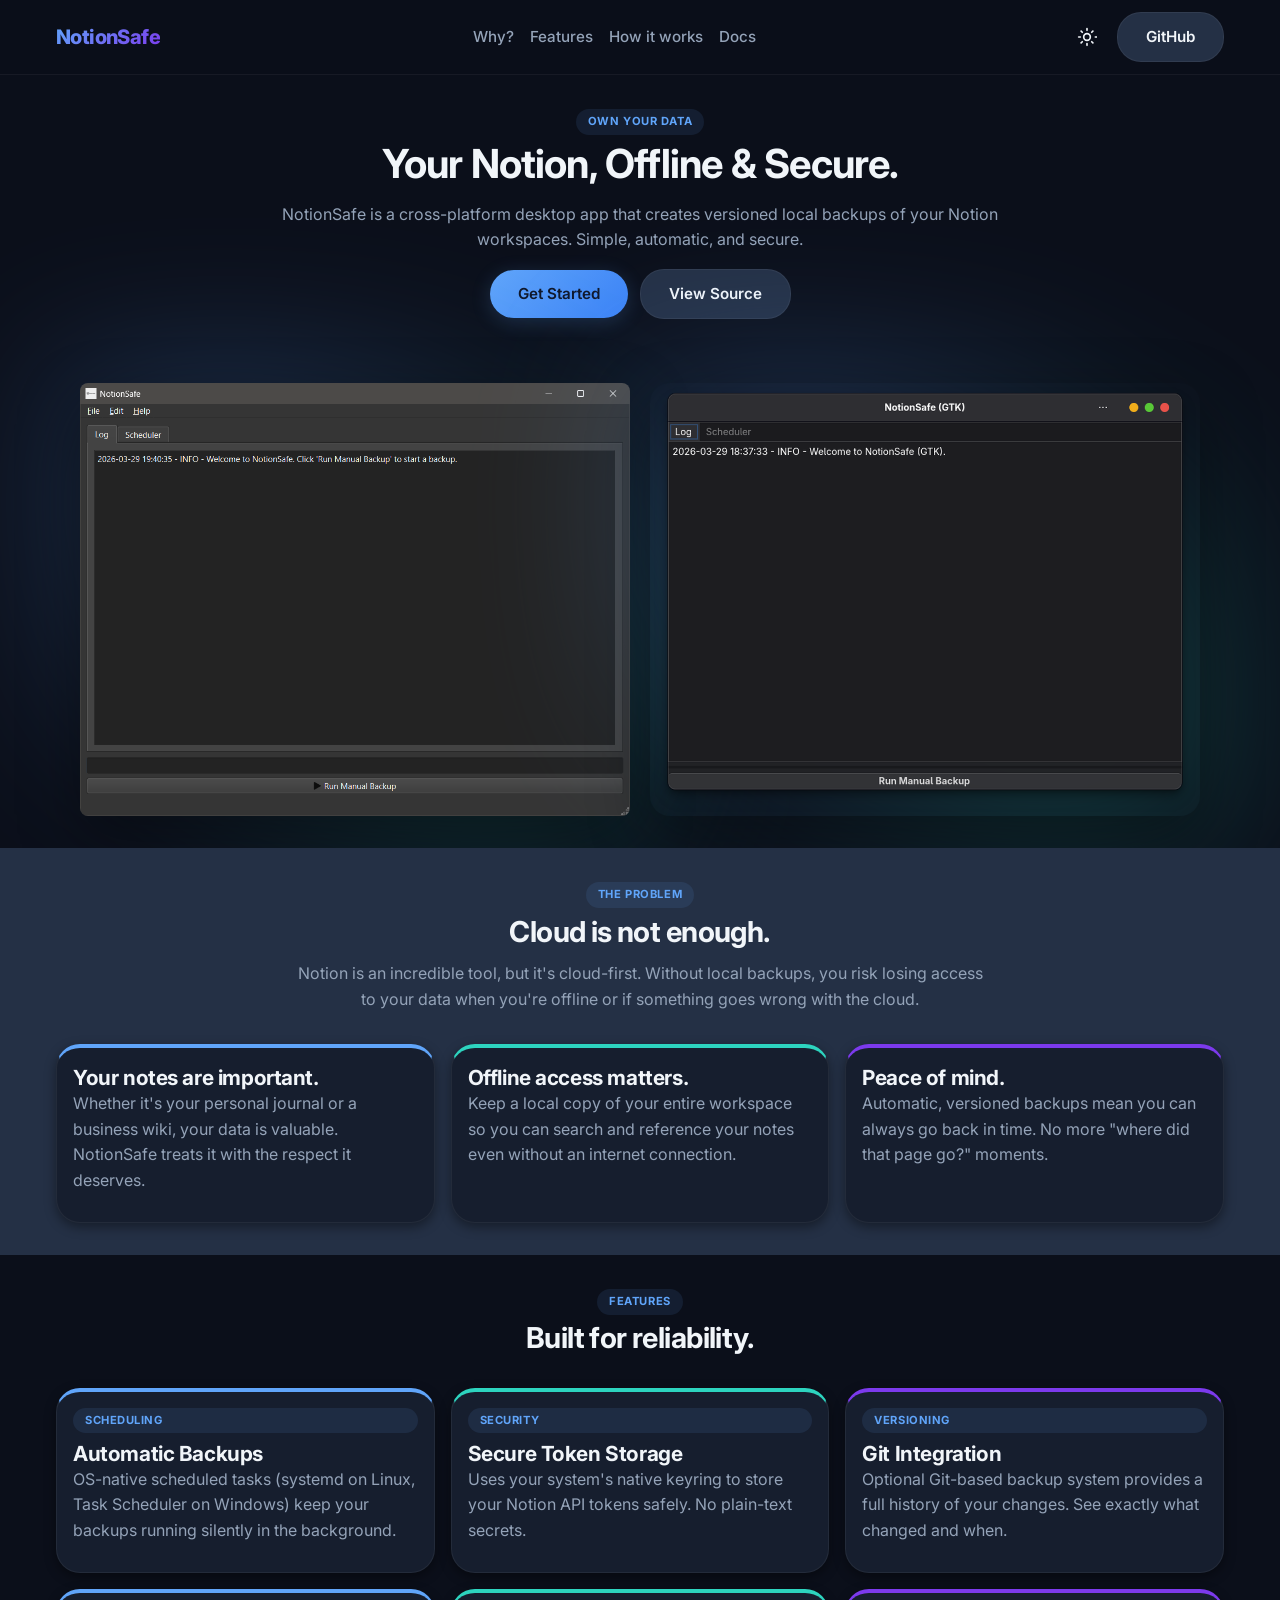
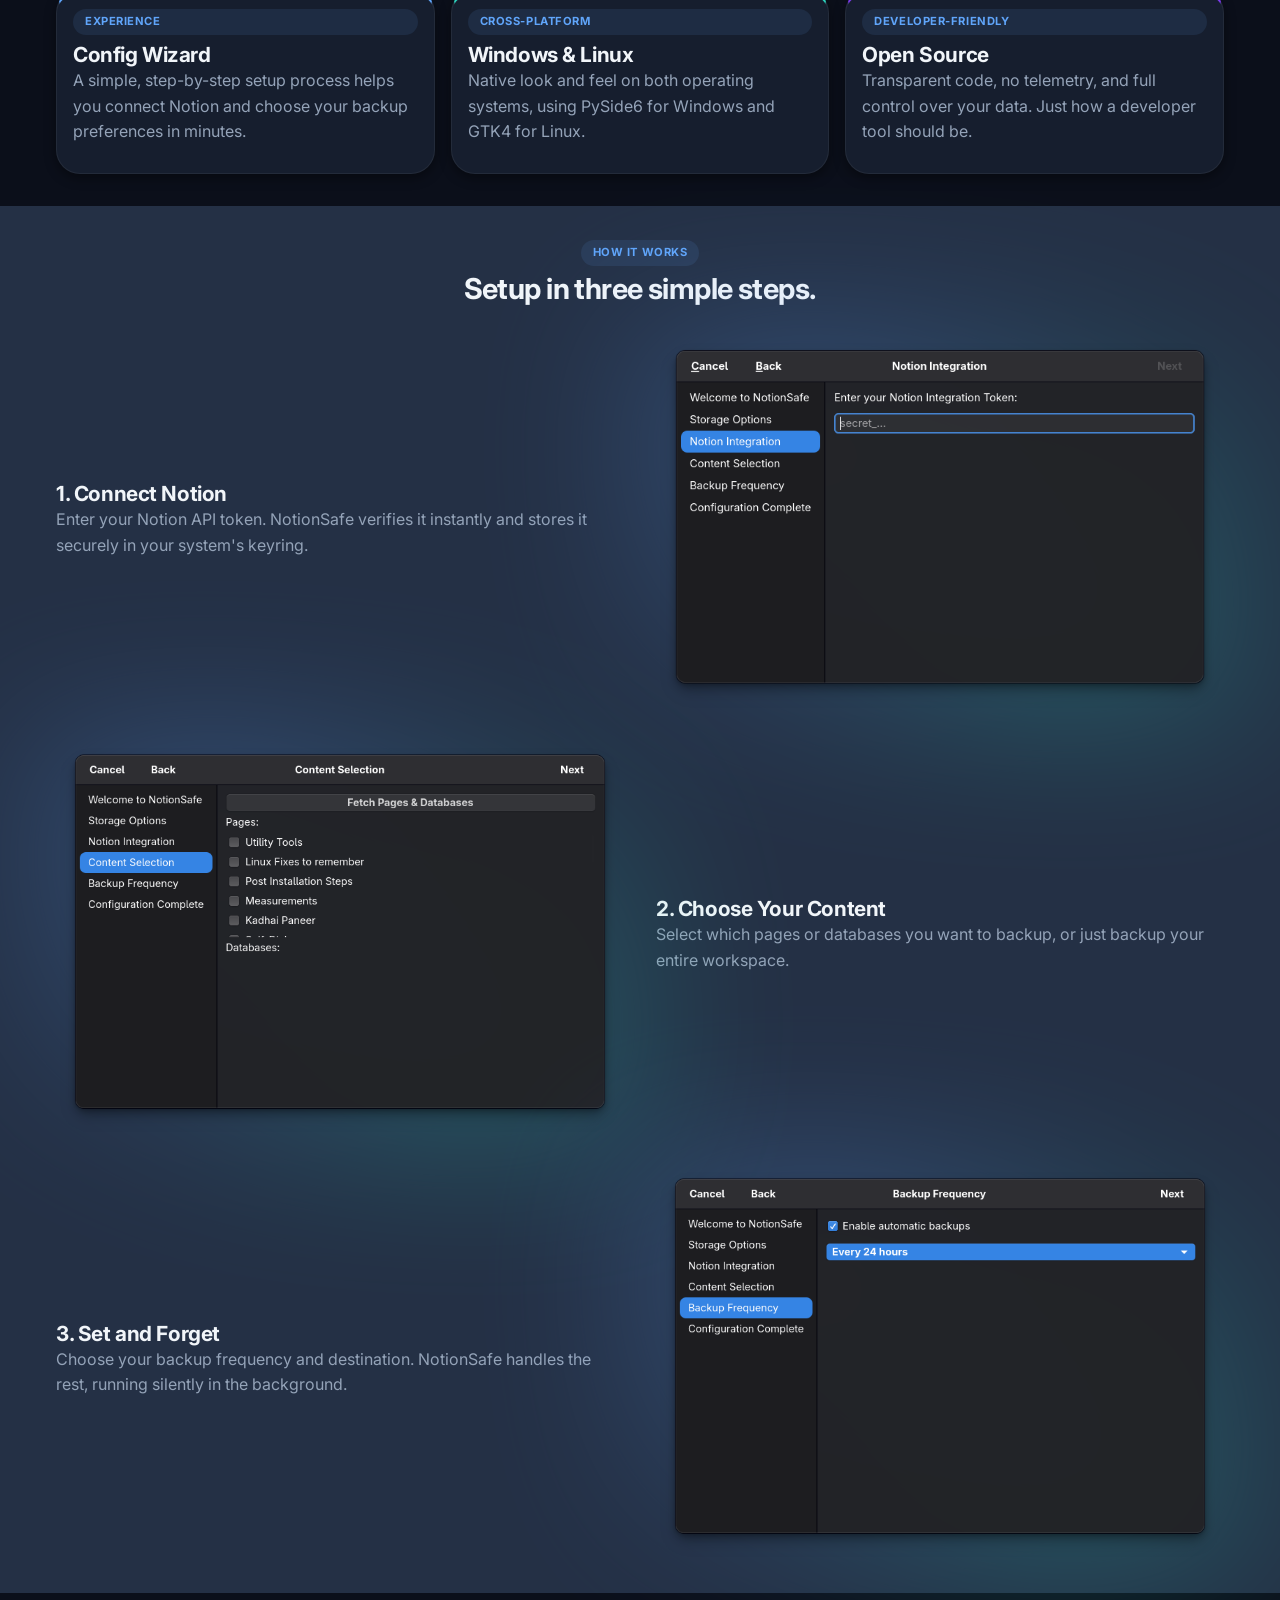
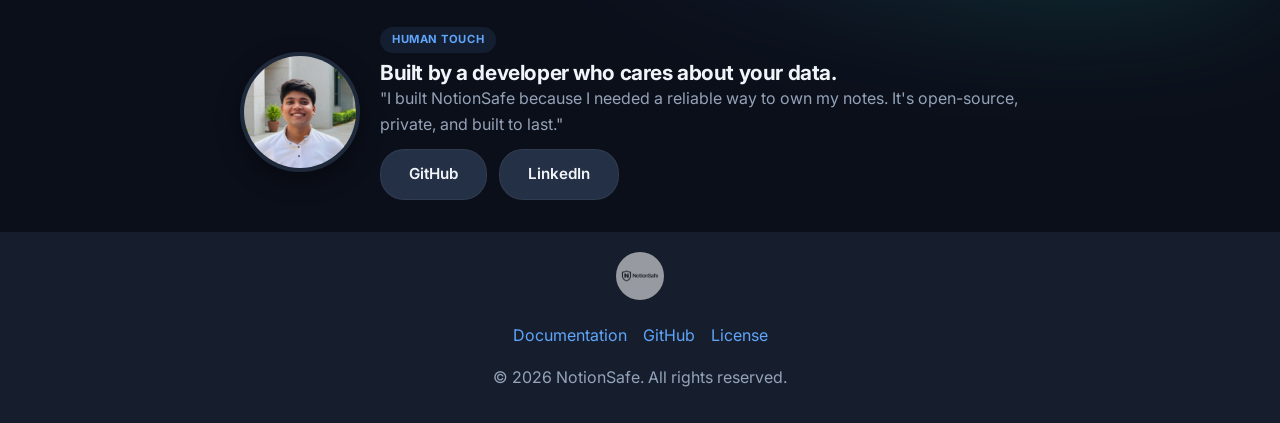
<file: site/index.html>
<!DOCTYPE html>
<html lang="en">
<head>
    <meta charset="UTF-8">
    <meta name="viewport" content="width=device-width, initial-scale=1.0">
    <title>NotionSafe | Secure, Versioned Notion Backups</title>
    <link rel="icon" type="image/png" href="assets/logo_round.png" class="favicon">
    <script>
      (function() {
        const theme = localStorage.getItem('theme') || 'dark';
        if (theme === 'dark') {
          document.documentElement.classList.add('dark-theme');
        } else {
          document.documentElement.classList.remove('dark-theme');
        }
      })();
    </script>
    <link rel="stylesheet" href="css/style.css">
    <style>
      @media (max-width: 768px) {
        .hero-visual {
          flex-direction: column;
        }
      }
    </style>
    <link rel="preconnect" href="https://fonts.googleapis.com">
    <link rel="preconnect" href="https://fonts.gstatic.com" crossorigin>
    <link href="https://fonts.googleapis.com/css2?family=Inter:wght@400;500;600;700&family=JetBrains+Mono&display=swap" rel="stylesheet">
</head>
<body>
    <header>
        <div class="container">
            <nav>
                <a href="#" class="logo">
                    <span>NotionSafe</span>
                </a>
                <ul class="nav-links" id="nav-links">
                    <li><a href="#why">Why?</a></li>
                    <li><a href="#features">Features</a></li>
                    <li><a href="#how">How it works</a></li>
                    <li><a href="docs/getting-started.html">Docs</a></li>
                </ul>
                <div class="flex-group">
                    <button id="theme-toggle" class="theme-toggle" aria-label="Toggle Theme">
                        <!-- Icon set by JS -->
                    </button>
                    <a href="https://github.com/KanishkMishra143/NotionSafe" class="btn btn-secondary hide-mobile">GitHub</a>
                    <button id="mobile-menu-toggle" class="theme-toggle mobile-only" aria-label="Toggle Menu">
                        <svg xmlns="http://www.w3.org/2000/svg" width="24" height="24" viewBox="0 0 24 24" fill="none" stroke="currentColor" stroke-width="2" stroke-linecap="round" stroke-linejoin="round" class="lucide lucide-menu"><line x1="4" x2="20" y1="12" y2="12"/><line x1="4" x2="20" y1="6" y2="6"/><line x1="4" x2="20" y1="18" y2="18"/></svg>
                    </button>
                </div>
            </nav>
        </div>
    </header>

    <main>
        <section class="hero">
            <div class="container">
                <div class="hero-content">
                    <span class="label-md">Own Your Data</span>
                    <h1>Your Notion, Offline & Secure.</h1>
                    <p>NotionSafe is a cross-platform desktop app that creates versioned local backups of your Notion workspaces. Simple, automatic, and secure.</p>
                    <div class="flex-group flex-center" style="margin-top: var(--space-4);">
                        <a href="docs/getting-started.html" class="btn btn-primary">Get Started</a>
                        <a href="https://github.com/KanishkMishra143/NotionSafe" class="btn btn-secondary">View Source</a>
                    </div>
                </div>
                <div class="hero-visual">
                    <div class="halo-effect">
                        <img src="assets/windows_gui.png" alt="NotionSafe Windows Dashboard" style="border-radius: 0.5rem;">
                    </div>
                    <div class="halo-effect">
                        <img src="assets/linux_gui.png" alt="NotionSafe Linux Dashboard" style="border-radius: 1.25rem;">
                    </div>
                </div>
            </div>
        </section>

        <section id="why" class="section-alt">
            <div class="container">
                <div style="text-align: center; max-width: 700px; margin: 0 auto var(--space-8);">
                    <span class="label-md">The Problem</span>
                    <h2>Cloud is not enough.</h2>
                    <p>Notion is an incredible tool, but it's cloud-first. Without local backups, you risk losing access to your data when you're offline or if something goes wrong with the cloud.</p>
                </div>
                <div class="grid">
                    <div class="card">
                        <h3>Your notes are important.</h3>
                        <p>Whether it's your personal journal or a business wiki, your data is valuable. NotionSafe treats it with the respect it deserves.</p>
                    </div>
                    <div class="card">
                        <h3>Offline access matters.</h3>
                        <p>Keep a local copy of your entire workspace so you can search and reference your notes even without an internet connection.</p>
                    </div>
                    <div class="card">
                        <h3>Peace of mind.</h3>
                        <p>Automatic, versioned backups mean you can always go back in time. No more "where did that page go?" moments.</p>
                    </div>
                </div>
            </div>
        </section>

        <section id="features">
            <div class="container">
                <div style="text-align: center; max-width: 700px; margin: 0 auto var(--space-8);">
                    <span class="label-md">Features</span>
                    <h2>Built for reliability.</h2>
                </div>
                <div class="grid">
                    <div class="card">
                        <span class="label-md">Scheduling</span>
                        <h3>Automatic Backups</h3>
                        <p>OS-native scheduled tasks (systemd on Linux, Task Scheduler on Windows) keep your backups running silently in the background.</p>
                    </div>
                    <div class="card">
                        <span class="label-md">Security</span>
                        <h3>Secure Token Storage</h3>
                        <p>Uses your system's native keyring to store your Notion API tokens safely. No plain-text secrets.</p>
                    </div>
                    <div class="card">
                        <span class="label-md">Versioning</span>
                        <h3>Git Integration</h3>
                        <p>Optional Git-based backup system provides a full history of your changes. See exactly what changed and when.</p>
                    </div>
                    <div class="card">
                        <span class="label-md">Experience</span>
                        <h3>Config Wizard</h3>
                        <p>A simple, step-by-step setup process helps you connect Notion and choose your backup preferences in minutes.</p>
                    </div>
                    <div class="card">
                        <span class="label-md">Cross-Platform</span>
                        <h3>Windows & Linux</h3>
                        <p>Native look and feel on both operating systems, using PySide6 for Windows and GTK4 for Linux.</p>
                    </div>
                    <div class="card">
                        <span class="label-md">Developer-Friendly</span>
                        <h3>Open Source</h3>
                        <p>Transparent code, no telemetry, and full control over your data. Just how a developer tool should be.</p>
                    </div>
                </div>
            </div>
        </section>

        <section id="how" class="section-alt">
            <div class="container">
                <div style="text-align: center; max-width: 700px; margin: 0 auto var(--space-8);">
                    <span class="label-md">How it works</span>
                    <h2>Setup in three simple steps.</h2>
                </div>
                <div class="steps">
                    <div class="step">
                        <div class="step-content">
                            <h3>1. Connect Notion</h3>
                            <p>Enter your Notion API token. NotionSafe verifies it instantly and stores it securely in your system's keyring.</p>
                        </div>
                        <div class="step-image halo-effect">
                            <img src="assets/linux_config_wizard_notion_token_input.png" alt="Connect Notion">
                        </div>
                    </div>
                    <div class="step">
                        <div class="step-content">
                            <h3>2. Choose Your Content</h3>
                            <p>Select which pages or databases you want to backup, or just backup your entire workspace.</p>
                        </div>
                        <div class="step-image halo-effect">
                            <img src="assets/linux_config_wizard_notion_content_selection.png" alt="Select Content">
                        </div>
                    </div>
                    <div class="step">
                        <div class="step-content">
                            <h3>3. Set and Forget</h3>
                            <p>Choose your backup frequency and destination. NotionSafe handles the rest, running silently in the background.</p>
                        </div>
                        <div class="step-image halo-effect">
                            <img src="assets/linux_config_wizard_backup_frequency.png" alt="Set Schedule">
                        </div>
                    </div>
                </div>
            </div>
        </section>

        <section id="creator">
            <div class="container">
                <div class="creator">
                    <div class="creator-img">
                        <img src="assets/profile.png" alt="Kanishk Mishra">
                    </div>
                    <div>
                        <span class="label-md">Human Touch</span>
                        <h3>Built by a developer who cares about your data.</h3>
                        <p>"I built NotionSafe because I needed a reliable way to own my notes. It's open-source, private, and built to last."</p>
                        <div class="flex-group flex-center-mobile" style="margin-top: var(--space-3);">
                            <a href="https://github.com/KanishkMishra143" class="btn btn-secondary">GitHub</a>
                            <a href="https://www.linkedin.com/in/kanishk-kumar-83603b194/" class="btn btn-secondary">LinkedIn</a>
                        </div>
                    </div>
                </div>
            </div>
        </section>
    </main>

    <footer>
        <div class="container">
            <div style="margin-bottom: var(--space-4);">
                <img src="assets/logo.png" id="footer-logo" alt="NotionSafe Logo" style="height: 48px; opacity: 0.6; filter: grayscale(1);">
            </div>
            <div class="footer-links">
                <a href="docs/getting-started.html">Documentation</a>
                <a href="https://github.com/KanishkMishra143/NotionSafe">GitHub</a>
                <a href="https://github.com/KanishkMishra143/NotionSafe/blob/main/LICENSE">License</a>
            </div>
            <p>&copy; 2026 NotionSafe. All rights reserved.</p>
        </div>
    </footer>

    <script src="js/main.js"></script>
</body>
</html>
</file>
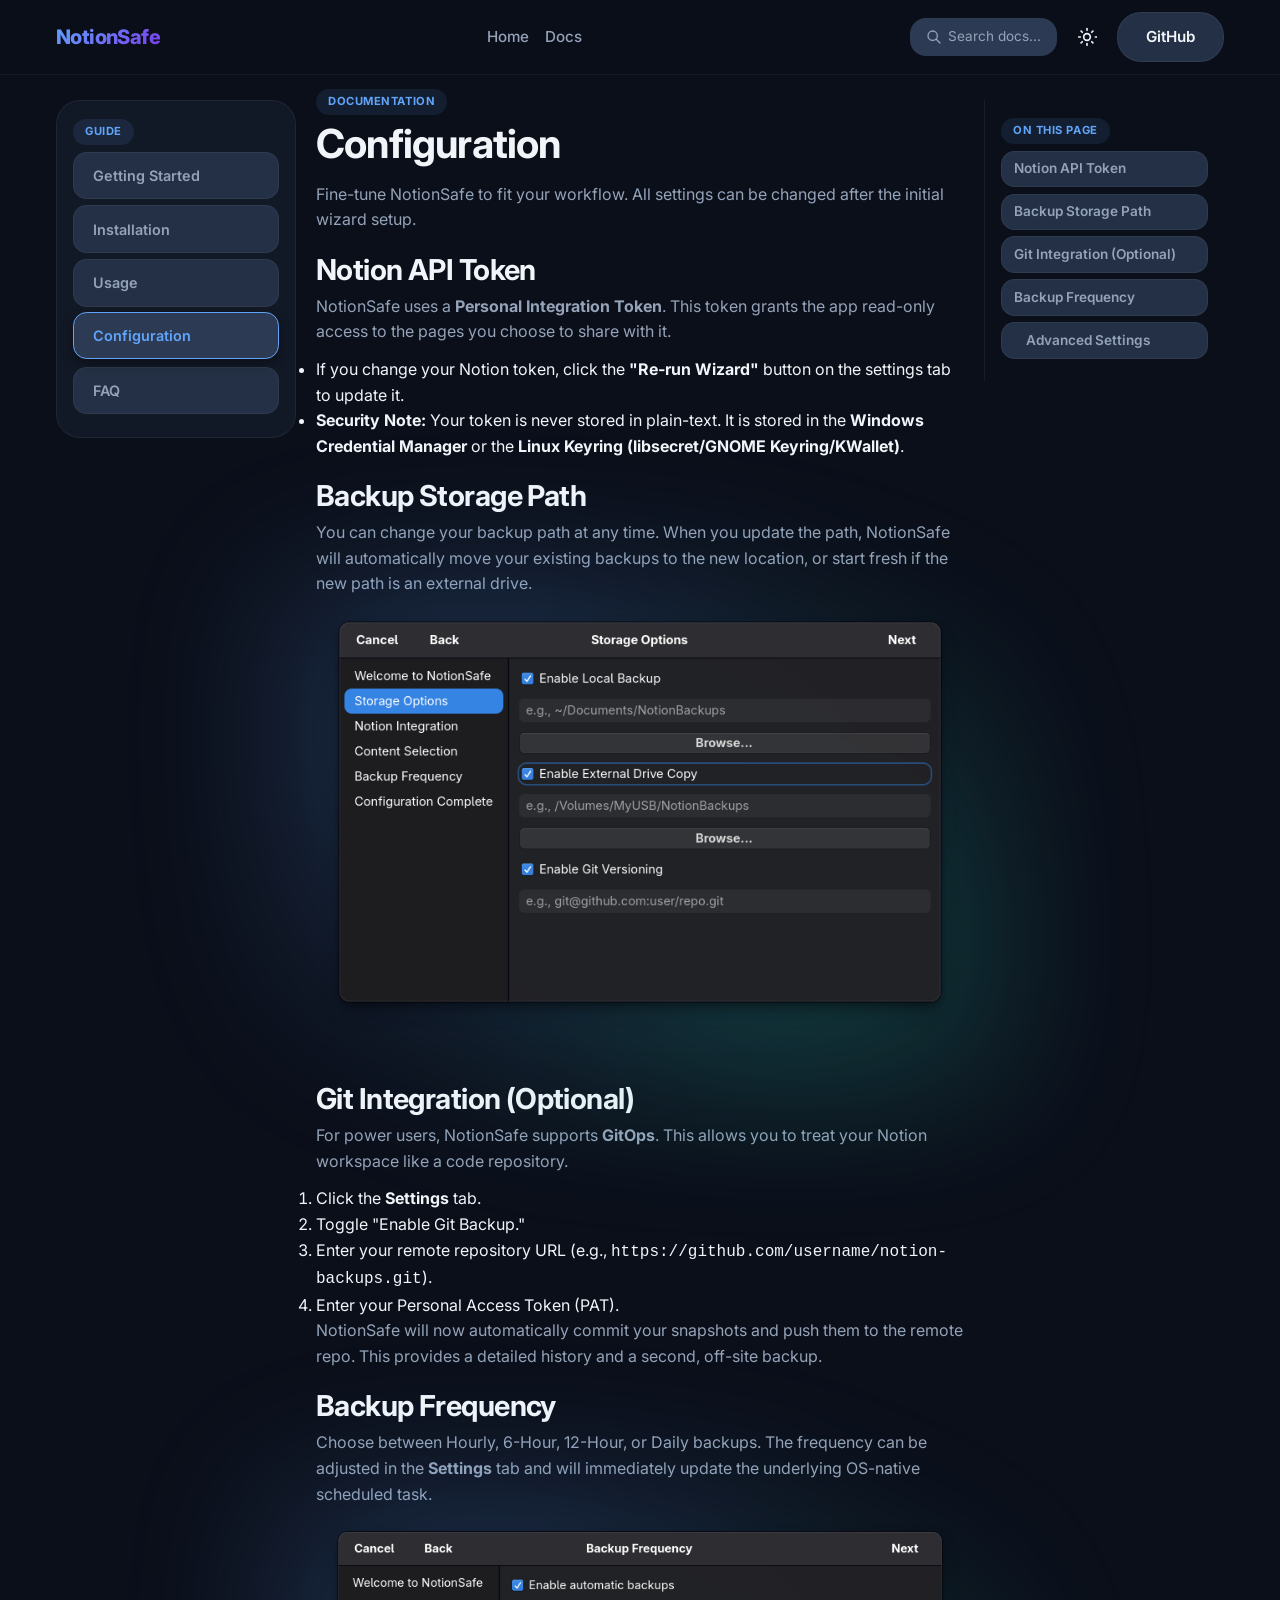
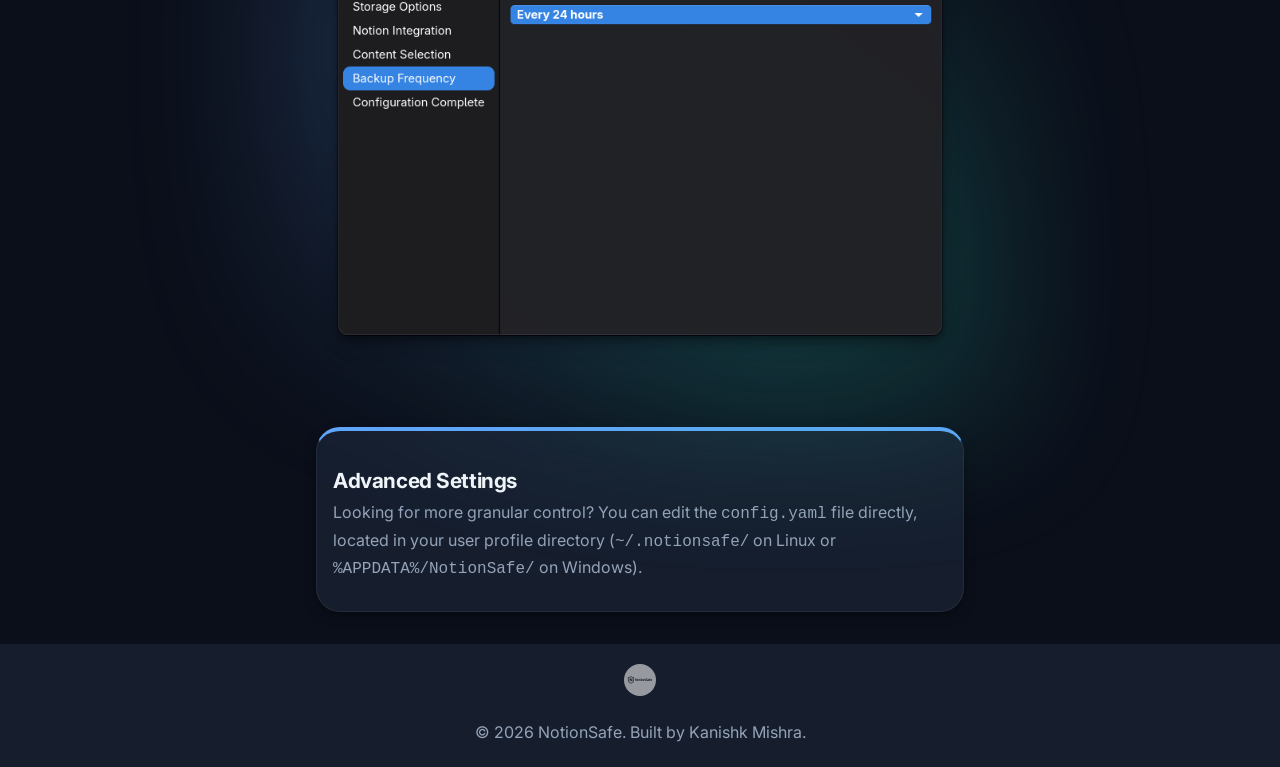
<file: site/docs/configuration.html>
<!DOCTYPE html>
<html lang="en">
<head>
    <meta charset="UTF-8">
    <meta name="viewport" content="width=device-width, initial-scale=1.0">
    <title>Configuration | NotionSafe Docs</title>
    <link rel="icon" type="image/png" href="../assets/logo_round.png" class="favicon">
    <script>
      (function() {
        const theme = localStorage.getItem('theme') || 'dark';
        if (theme === 'dark') {
          document.documentElement.classList.add('dark-theme');
        } else {
          document.documentElement.classList.remove('dark-theme');
        }
      })();
    </script>
    <link rel="stylesheet" href="../css/style.css">
    <link rel="preconnect" href="https://fonts.googleapis.com">
    <link rel="preconnect" href="https://fonts.gstatic.com" crossorigin>
    <link href="https://fonts.googleapis.com/css2?family=Inter:wght@400;500;600;700&family=JetBrains+Mono&display=swap" rel="stylesheet">
</head>
<body>
    <header>
        <div class="container">
            <nav>
                <a href="../index.html" class="logo">
                    <span>NotionSafe</span>
                </a>
                <ul class="nav-links" id="nav-links">
                    <li><a href="../index.html">Home</a></li>
                    <li><a href="getting-started.html">Docs</a></li>
                </ul>
                <div class="flex-group">
                    <div id="search-btn" class="search-trigger">
                        <svg fill="none" stroke="currentColor" viewBox="0 0 24 24" xmlns="http://www.w3.org/2000/svg"><path stroke-linecap="round" stroke-linejoin="round" stroke-width="2" d="M21 21l-6-6m2-5a7 7 0 11-14 0 7 7 0 0114 0z"></path></svg>
                        <span>Search docs...</span>
                    </div>
                    <button id="theme-toggle" class="theme-toggle" aria-label="Toggle Theme">
                        <!-- Icon will be inserted by JS -->
                    </button>
                    <a href="https://github.com/KanishkMishra143/NotionSafe" class="btn btn-secondary hide-mobile">GitHub</a>
                    <button id="mobile-menu-toggle" class="theme-toggle mobile-only" aria-label="Toggle Menu">
                        <svg xmlns="http://www.w3.org/2000/svg" width="24" height="24" viewBox="0 0 24 24" fill="none" stroke="currentColor" stroke-width="2" stroke-linecap="round" stroke-linejoin="round" class="lucide lucide-menu"><line x1="4" x2="20" y1="12" y2="12"/><line x1="4" x2="20" y1="6" y2="6"/><line x1="4" x2="20" y1="18" y2="18"/></svg>
                    </button>
                </div>
            </nav>
        </div>
    </header>

    <div id="search-modal" class="search-modal">
        <div class="search-modal-content">
            <div class="search-modal-header">
                <svg class="search-icon" style="position: static; transform: none; width: 20px; height: 20px;" fill="none" stroke="currentColor" viewBox="0 0 24 24" xmlns="http://www.w3.org/2000/svg"><path stroke-linecap="round" stroke-linejoin="round" stroke-width="2" d="M21 21l-6-6m2-5a7 7 0 11-14 0 7 7 0 0114 0z"></path></svg>
                <input type="text" id="global-search" class="search-modal-input" placeholder="Search NotionSafe documentation...">
            </div>
            <div id="global-search-results" class="search-modal-results"></div>
        </div>
    </div>

    <main class="container">
        <div class="docs-container">
            <aside class="docs-sidebar">
                <span class="label-md">Guide</span>
                <ul>
                    <li><a href="getting-started.html">Getting Started</a></li>
                    <li><a href="installation.html">Installation</a></li>
                    <li><a href="usage.html">Usage</a></li>
                    <li><a href="configuration.html" class="active">Configuration</a></li>
                    <li><a href="faq.html">FAQ</a></li>
                </ul>
            </aside>

            <article class="docs-content">
                <span class="label-md">Documentation</span>
                <h1>Configuration</h1>
                <p>Fine-tune NotionSafe to fit your workflow. All settings can be changed after the initial wizard setup.</p>

                <h2>Notion API Token</h2>
                <p>NotionSafe uses a <b>Personal Integration Token</b>. This token grants the app read-only access to the pages you choose to share with it.</p>
                <ul>
                    <li>If you change your Notion token, click the <b>"Re-run Wizard"</b> button on the settings tab to update it.</li>
                    <li><b>Security Note:</b> Your token is never stored in plain-text. It is stored in the <b>Windows Credential Manager</b> or the <b>Linux Keyring (libsecret/GNOME Keyring/KWallet)</b>.</li>
                </ul>

                <h2>Backup Storage Path</h2>
                <p>You can change your backup path at any time. When you update the path, NotionSafe will automatically move your existing backups to the new location, or start fresh if the new path is an external drive.</p>
                <div class="halo-effect">
                    <img src="../assets/linux_config_wizard_storage_options.png" alt="Storage Settings" style="width: 100%; border-radius: 1rem; margin-bottom: var(--space-5);">
                </div>

                <h2>Git Integration (Optional)</h2>
                <p>For power users, NotionSafe supports <b>GitOps</b>. This allows you to treat your Notion workspace like a code repository.</p>
                <ol>
                    <li>Click the <b>Settings</b> tab.</li>
                    <li>Toggle "Enable Git Backup."</li>
                    <li>Enter your remote repository URL (e.g., <code>https://github.com/username/notion-backups.git</code>).</li>
                    <li>Enter your Personal Access Token (PAT).</li>
                </ol>
                <p>NotionSafe will now automatically commit your snapshots and push them to the remote repo. This provides a detailed history and a second, off-site backup.</p>

                <h2>Backup Frequency</h2>
                <p>Choose between Hourly, 6-Hour, 12-Hour, or Daily backups. The frequency can be adjusted in the <b>Settings</b> tab and will immediately update the underlying OS-native scheduled task.</p>
                <div class="halo-effect">
                    <img src="../assets/linux_config_wizard_backup_frequency.png" alt="Frequency Settings" style="width: 100%; border-radius: 1rem; margin-bottom: var(--space-5);">
                </div>

                <div class="card" style="margin-top: var(--space-8);">
                    <h3>Advanced Settings</h3>
                    <p>Looking for more granular control? You can edit the <code>config.yaml</code> file directly, located in your user profile directory (<code>~/.notionsafe/</code> on Linux or <code>%APPDATA%/NotionSafe/</code> on Windows).</p>
                </div>
            </article>

            <aside class="docs-nav">
                <span class="label-md">On this page</span>
                <ul id="on-this-page">
                    <!-- Dynamically populated -->
                </ul>
            </aside>
        </div>
    </main>

    <footer>
        <div class="container">
            <div style="margin-bottom: var(--space-4);">
                <img src="../assets/logo.png" alt="NotionSafe Logo" style="height: 32px; opacity: 0.6; filter: grayscale(1);">
            </div>
            <p>&copy; 2026 NotionSafe. Built by Kanishk Mishra.</p>
        </div>
    </footer>

    <script src="../js/main.js"></script>
</body>
</html>
</file>
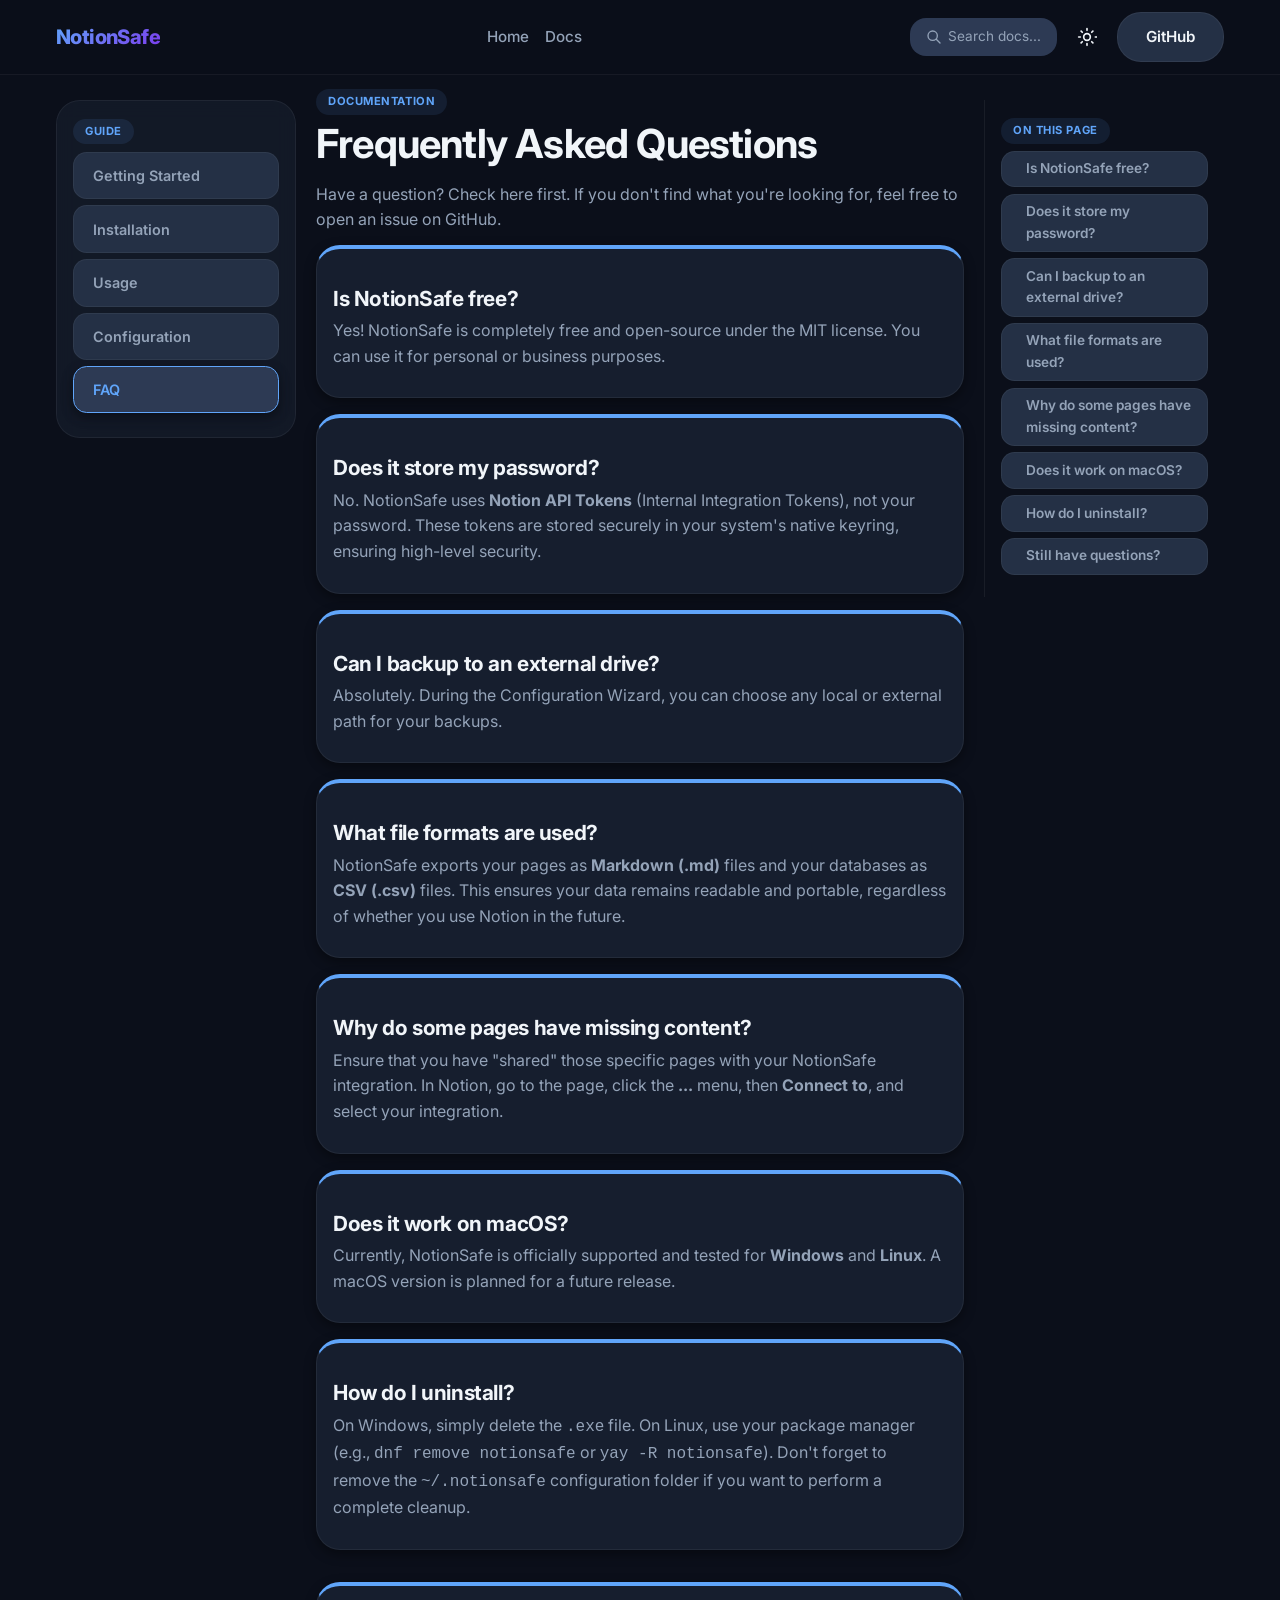
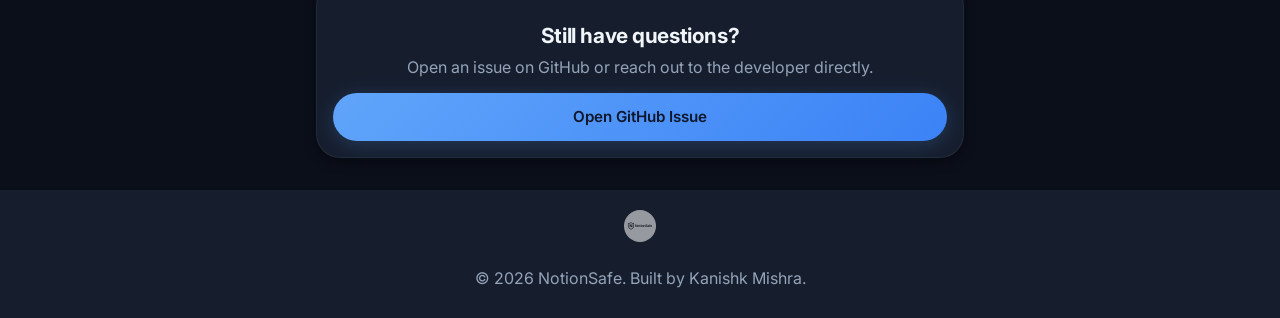
<file: site/docs/faq.html>
<!DOCTYPE html>
<html lang="en">
<head>
    <meta charset="UTF-8">
    <meta name="viewport" content="width=device-width, initial-scale=1.0">
    <title>FAQ | NotionSafe Docs</title>
    <link rel="icon" type="image/png" href="../assets/logo_round.png" class="favicon">
    <script>
      (function() {
        const theme = localStorage.getItem('theme') || 'dark';
        if (theme === 'dark') {
          document.documentElement.classList.add('dark-theme');
        } else {
          document.documentElement.classList.remove('dark-theme');
        }
      })();
    </script>
    <link rel="stylesheet" href="../css/style.css">
    <link rel="preconnect" href="https://fonts.googleapis.com">
    <link rel="preconnect" href="https://fonts.gstatic.com" crossorigin>
    <link href="https://fonts.googleapis.com/css2?family=Inter:wght@400;500;600;700&family=JetBrains+Mono&display=swap" rel="stylesheet">
</head>
<body>
    <header>
        <div class="container">
            <nav>
                <a href="../index.html" class="logo">
                    <span>NotionSafe</span>
                </a>
                <ul class="nav-links" id="nav-links">
                    <li><a href="../index.html">Home</a></li>
                    <li><a href="getting-started.html">Docs</a></li>
                </ul>
                <div class="flex-group">
                    <div id="search-btn" class="search-trigger">
                        <svg fill="none" stroke="currentColor" viewBox="0 0 24 24" xmlns="http://www.w3.org/2000/svg"><path stroke-linecap="round" stroke-linejoin="round" stroke-width="2" d="M21 21l-6-6m2-5a7 7 0 11-14 0 7 7 0 0114 0z"></path></svg>
                        <span>Search docs...</span>
                    </div>
                    <button id="theme-toggle" class="theme-toggle" aria-label="Toggle Theme">
                        <!-- Icon will be inserted by JS -->
                    </button>
                    <a href="https://github.com/KanishkMishra143/NotionSafe" class="btn btn-secondary hide-mobile">GitHub</a>
                    <button id="mobile-menu-toggle" class="theme-toggle mobile-only" aria-label="Toggle Menu">
                        <svg xmlns="http://www.w3.org/2000/svg" width="24" height="24" viewBox="0 0 24 24" fill="none" stroke="currentColor" stroke-width="2" stroke-linecap="round" stroke-linejoin="round" class="lucide lucide-menu"><line x1="4" x2="20" y1="12" y2="12"/><line x1="4" x2="20" y1="6" y2="6"/><line x1="4" x2="20" y1="18" y2="18"/></svg>
                    </button>
                </div>
            </nav>
        </div>
    </header>

    <div id="search-modal" class="search-modal">
        <div class="search-modal-content">
            <div class="search-modal-header">
                <svg class="search-icon" style="position: static; transform: none; width: 20px; height: 20px;" fill="none" stroke="currentColor" viewBox="0 0 24 24" xmlns="http://www.w3.org/2000/svg"><path stroke-linecap="round" stroke-linejoin="round" stroke-width="2" d="M21 21l-6-6m2-5a7 7 0 11-14 0 7 7 0 0114 0z"></path></svg>
                <input type="text" id="global-search" class="search-modal-input" placeholder="Search NotionSafe documentation...">
            </div>
            <div id="global-search-results" class="search-modal-results"></div>
        </div>
    </div>

    <main class="container">
        <div class="docs-container">
            <aside class="docs-sidebar">
                <span class="label-md">Guide</span>
                <ul>
                    <li><a href="getting-started.html">Getting Started</a></li>
                    <li><a href="installation.html">Installation</a></li>
                    <li><a href="usage.html">Usage</a></li>
                    <li><a href="configuration.html">Configuration</a></li>
                    <li><a href="faq.html" class="active">FAQ</a></li>
                </ul>
            </aside>

            <article class="docs-content">
                <span class="label-md">Documentation</span>
                <h1>Frequently Asked Questions</h1>
                <p>Have a question? Check here first. If you don't find what you're looking for, feel free to open an issue on GitHub.</p>

                <div class="steps" style="gap: var(--space-4);">
                    <div class="card">
                        <h3>Is NotionSafe free?</h3>
                        <p>Yes! NotionSafe is completely free and open-source under the MIT license. You can use it for personal or business purposes.</p>
                    </div>

                    <div class="card">
                        <h3>Does it store my password?</h3>
                        <p>No. NotionSafe uses <b>Notion API Tokens</b> (Internal Integration Tokens), not your password. These tokens are stored securely in your system's native keyring, ensuring high-level security.</p>
                    </div>

                    <div class="card">
                        <h3>Can I backup to an external drive?</h3>
                        <p>Absolutely. During the Configuration Wizard, you can choose any local or external path for your backups.</p>
                    </div>

                    <div class="card">
                        <h3>What file formats are used?</h3>
                        <p>NotionSafe exports your pages as <b>Markdown (.md)</b> files and your databases as <b>CSV (.csv)</b> files. This ensures your data remains readable and portable, regardless of whether you use Notion in the future.</p>
                    </div>

                    <div class="card">
                        <h3>Why do some pages have missing content?</h3>
                        <p>Ensure that you have "shared" those specific pages with your NotionSafe integration. In Notion, go to the page, click the <b>...</b> menu, then <b>Connect to</b>, and select your integration.</p>
                    </div>

                    <div class="card">
                        <h3>Does it work on macOS?</h3>
                        <p>Currently, NotionSafe is officially supported and tested for <b>Windows</b> and <b>Linux</b>. A macOS version is planned for a future release.</p>
                    </div>

                    <div class="card">
                        <h3>How do I uninstall?</h3>
                        <p>On Windows, simply delete the <code>.exe</code> file. On Linux, use your package manager (e.g., <code>dnf remove notionsafe</code> or <code>yay -R notionsafe</code>). Don't forget to remove the <code>~/.notionsafe</code> configuration folder if you want to perform a complete cleanup.</p>
                    </div>
                </div>

                <div class="card" style="margin-top: var(--space-8); text-align: center;">
                    <h3>Still have questions?</h3>
                    <p>Open an issue on GitHub or reach out to the developer directly.</p>
                    <a href="https://github.com/KanishkMishra143/NotionSafe/issues" class="btn btn-primary">Open GitHub Issue</a>
                </div>
            </article>

            <aside class="docs-nav">
                <span class="label-md">On this page</span>
                <ul id="on-this-page">
                    <!-- Dynamically populated -->
                </ul>
            </aside>
        </div>
    </main>

    <footer>
        <div class="container">
            <div style="margin-bottom: var(--space-4);">
                <img src="../assets/logo.png" alt="NotionSafe Logo" style="height: 32px; opacity: 0.6; filter: grayscale(1);">
            </div>
            <p>&copy; 2026 NotionSafe. Built by Kanishk Mishra.</p>
        </div>
    </footer>

    <script src="../js/main.js"></script>
</body>
</html>
</file>
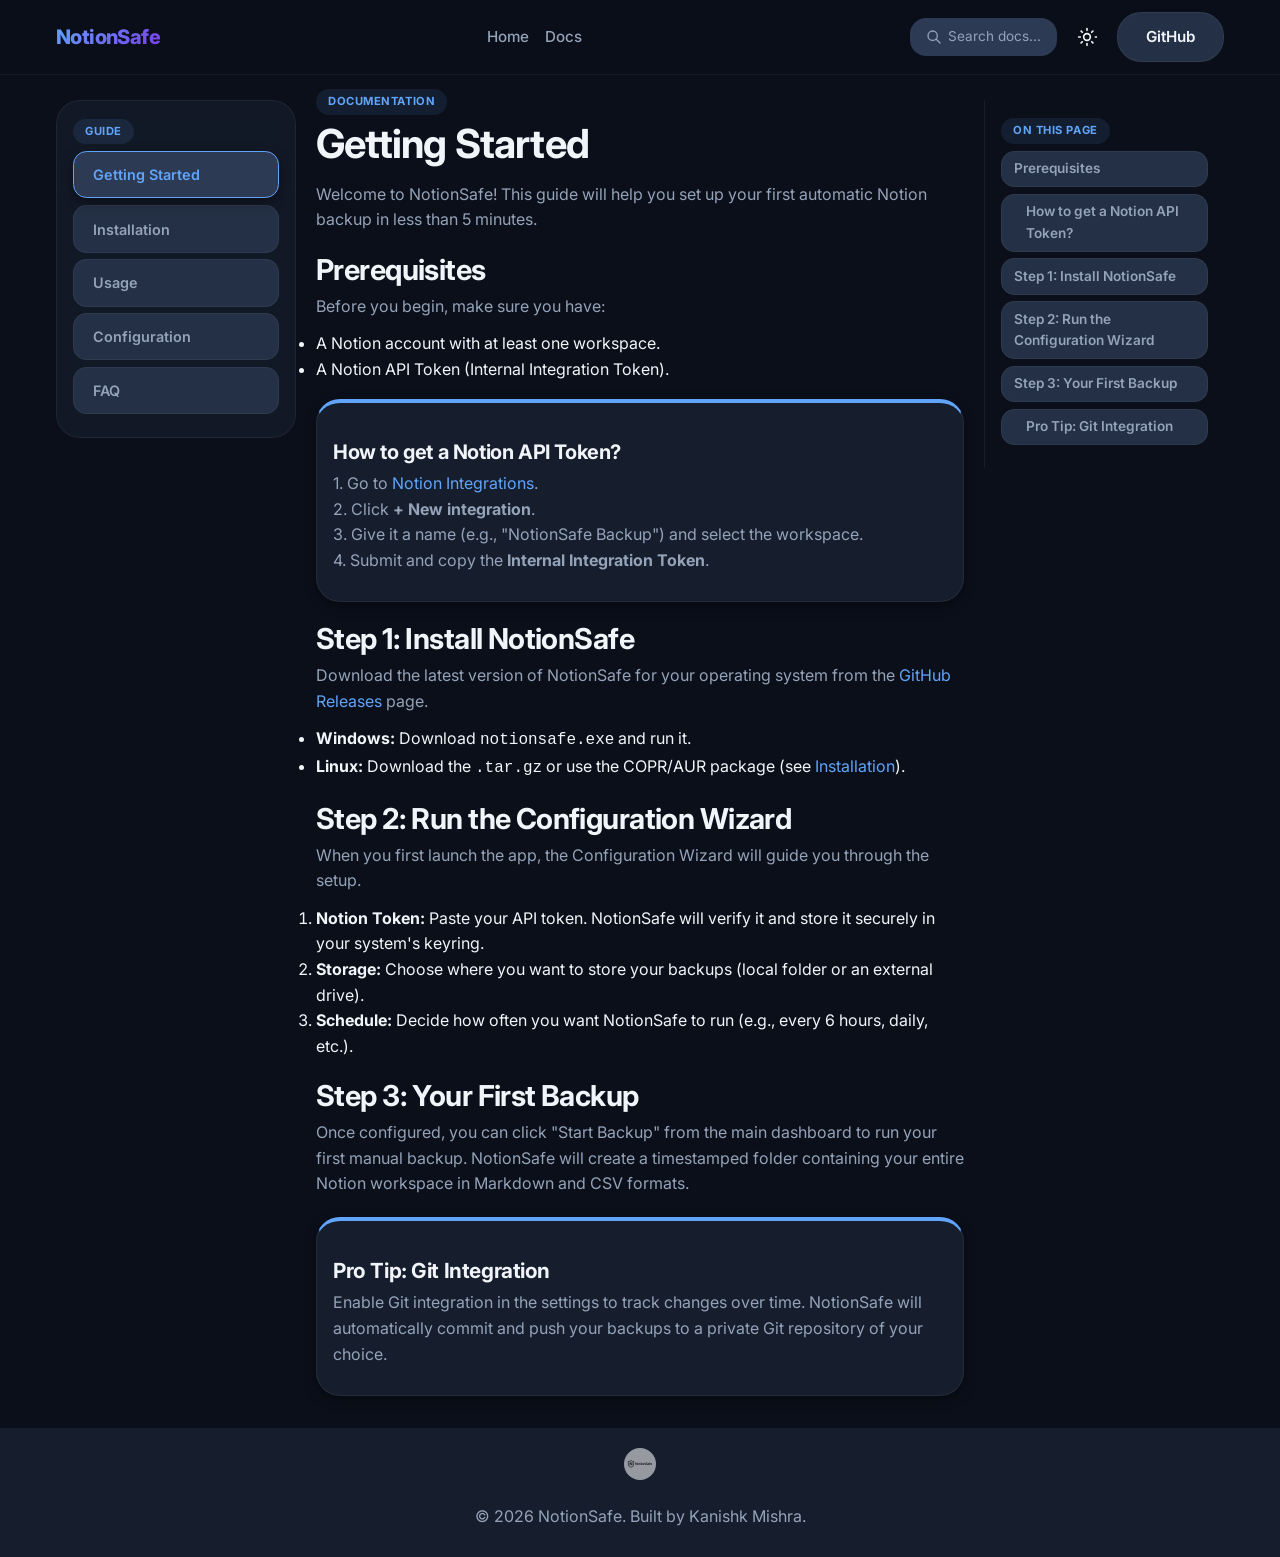
<file: site/docs/getting-started.html>
<!DOCTYPE html>
<html lang="en">
<head>
    <meta charset="UTF-8">
    <meta name="viewport" content="width=device-width, initial-scale=1.0">
    <title>Getting Started | NotionSafe Docs</title>
    <link rel="icon" type="image/png" href="../assets/logo_round.png" class="favicon">
    <script>
      (function() {
        const theme = localStorage.getItem('theme') || 'dark';
        if (theme === 'dark') {
          document.documentElement.classList.add('dark-theme');
        } else {
          document.documentElement.classList.remove('dark-theme');
        }
      })();
    </script>
    <link rel="stylesheet" href="../css/style.css">
    <link rel="preconnect" href="https://fonts.googleapis.com">
    <link rel="preconnect" href="https://fonts.gstatic.com" crossorigin>
    <link href="https://fonts.googleapis.com/css2?family=Inter:wght@400;500;600;700&family=JetBrains+Mono&display=swap" rel="stylesheet">
</head>
<body>
    <header>
        <div class="container">
            <nav>
                <a href="../index.html" class="logo">
                    <span>NotionSafe</span>
                </a>
                <ul class="nav-links" id="nav-links">
                    <li><a href="../index.html">Home</a></li>
                    <li><a href="getting-started.html">Docs</a></li>
                </ul>
                <div class="flex-group">
                    <div id="search-btn" class="search-trigger">
                        <svg fill="none" stroke="currentColor" viewBox="0 0 24 24" xmlns="http://www.w3.org/2000/svg"><path stroke-linecap="round" stroke-linejoin="round" stroke-width="2" d="M21 21l-6-6m2-5a7 7 0 11-14 0 7 7 0 0114 0z"></path></svg>
                        <span>Search docs...</span>
                    </div>
                    <button id="theme-toggle" class="theme-toggle" aria-label="Toggle Theme">
                        <!-- Icon will be inserted by JS -->
                    </button>
                    <a href="https://github.com/KanishkMishra143/NotionSafe" class="btn btn-secondary hide-mobile">GitHub</a>
                    <button id="mobile-menu-toggle" class="theme-toggle mobile-only" aria-label="Toggle Menu">
                        <svg xmlns="http://www.w3.org/2000/svg" width="24" height="24" viewBox="0 0 24 24" fill="none" stroke="currentColor" stroke-width="2" stroke-linecap="round" stroke-linejoin="round" class="lucide lucide-menu"><line x1="4" x2="20" y1="12" y2="12"/><line x1="4" x2="20" y1="6" y2="6"/><line x1="4" x2="20" y1="18" y2="18"/></svg>
                    </button>
                </div>
            </nav>
        </div>
    </header>

    <div id="search-modal" class="search-modal">
        <div class="search-modal-content">
            <div class="search-modal-header">
                <svg class="search-icon" style="position: static; transform: none; width: 20px; height: 20px;" fill="none" stroke="currentColor" viewBox="0 0 24 24" xmlns="http://www.w3.org/2000/svg"><path stroke-linecap="round" stroke-linejoin="round" stroke-width="2" d="M21 21l-6-6m2-5a7 7 0 11-14 0 7 7 0 0114 0z"></path></svg>
                <input type="text" id="global-search" class="search-modal-input" placeholder="Search NotionSafe documentation...">
            </div>
            <div id="global-search-results" class="search-modal-results"></div>
        </div>
    </div>

    <main class="container">
        <div class="docs-container">
            <aside class="docs-sidebar">
                <span class="label-md">Guide</span>
                <ul>
                    <li><a href="getting-started.html" class="active">Getting Started</a></li>
                    <li><a href="installation.html">Installation</a></li>
                    <li><a href="usage.html">Usage</a></li>
                    <li><a href="configuration.html">Configuration</a></li>
                    <li><a href="faq.html">FAQ</a></li>
                </ul>
            </aside>

            <article class="docs-content">
                <span class="label-md">Documentation</span>
                <h1>Getting Started</h1>
                <p>Welcome to NotionSafe! This guide will help you set up your first automatic Notion backup in less than 5 minutes.</p>

                <h2>Prerequisites</h2>
                <p>Before you begin, make sure you have:</p>
                <ul>
                    <li>A Notion account with at least one workspace.</li>
                    <li>A Notion API Token (Internal Integration Token).</li>
                </ul>

                <div class="card" style="margin: var(--space-4) 0;">
                    <h3 style="font-size: 1.25rem;">How to get a Notion API Token?</h3>
                    <p style="font-size: 1rem;">1. Go to <a href="https://www.notion.so/my-integrations" target="_blank">Notion Integrations</a>.<br>
                    2. Click <b>+ New integration</b>.<br>
                    3. Give it a name (e.g., "NotionSafe Backup") and select the workspace.<br>
                    4. Submit and copy the <b>Internal Integration Token</b>.</p>
                </div>

                <h2>Step 1: Install NotionSafe</h2>
                <p>Download the latest version of NotionSafe for your operating system from the <a href="https://github.com/KanishkMishra143/NotionSafe/releases">GitHub Releases</a> page.</p>
                <ul>
                    <li><b>Windows:</b> Download <code>notionsafe.exe</code> and run it.</li>
                    <li><b>Linux:</b> Download the <code>.tar.gz</code> or use the COPR/AUR package (see <a href="installation.html">Installation</a>).</li>
                </ul>

                <h2>Step 2: Run the Configuration Wizard</h2>
                <p>When you first launch the app, the Configuration Wizard will guide you through the setup.</p>
                <ol>
                    <li><b>Notion Token:</b> Paste your API token. NotionSafe will verify it and store it securely in your system's keyring.</li>
                    <li><b>Storage:</b> Choose where you want to store your backups (local folder or an external drive).</li>
                    <li><b>Schedule:</b> Decide how often you want NotionSafe to run (e.g., every 6 hours, daily, etc.).</li>
                </ol>

                <h2>Step 3: Your First Backup</h2>
                <p>Once configured, you can click "Start Backup" from the main dashboard to run your first manual backup. NotionSafe will create a timestamped folder containing your entire Notion workspace in Markdown and CSV formats.</p>

                <div class="card" style="margin-top: var(--space-5);">
                    <h3>Pro Tip: Git Integration</h3>
                    <p>Enable Git integration in the settings to track changes over time. NotionSafe will automatically commit and push your backups to a private Git repository of your choice.</p>
                </div>
            </article>

            <aside class="docs-nav">
                <span class="label-md">On this page</span>
                <ul id="on-this-page">
                    <!-- Dynamically populated -->
                </ul>
            </aside>
        </div>
    </main>

    <footer>
        <div class="container">
            <div style="margin-bottom: var(--space-4);">
                <img src="../assets/logo.png" alt="NotionSafe Logo" style="height: 32px; opacity: 0.6; filter: grayscale(1);">
            </div>
            <p>&copy; 2026 NotionSafe. Built by Kanishk Mishra.</p>
        </div>
    </footer>

    <script src="../js/main.js"></script>
</body>
</html>
</file>
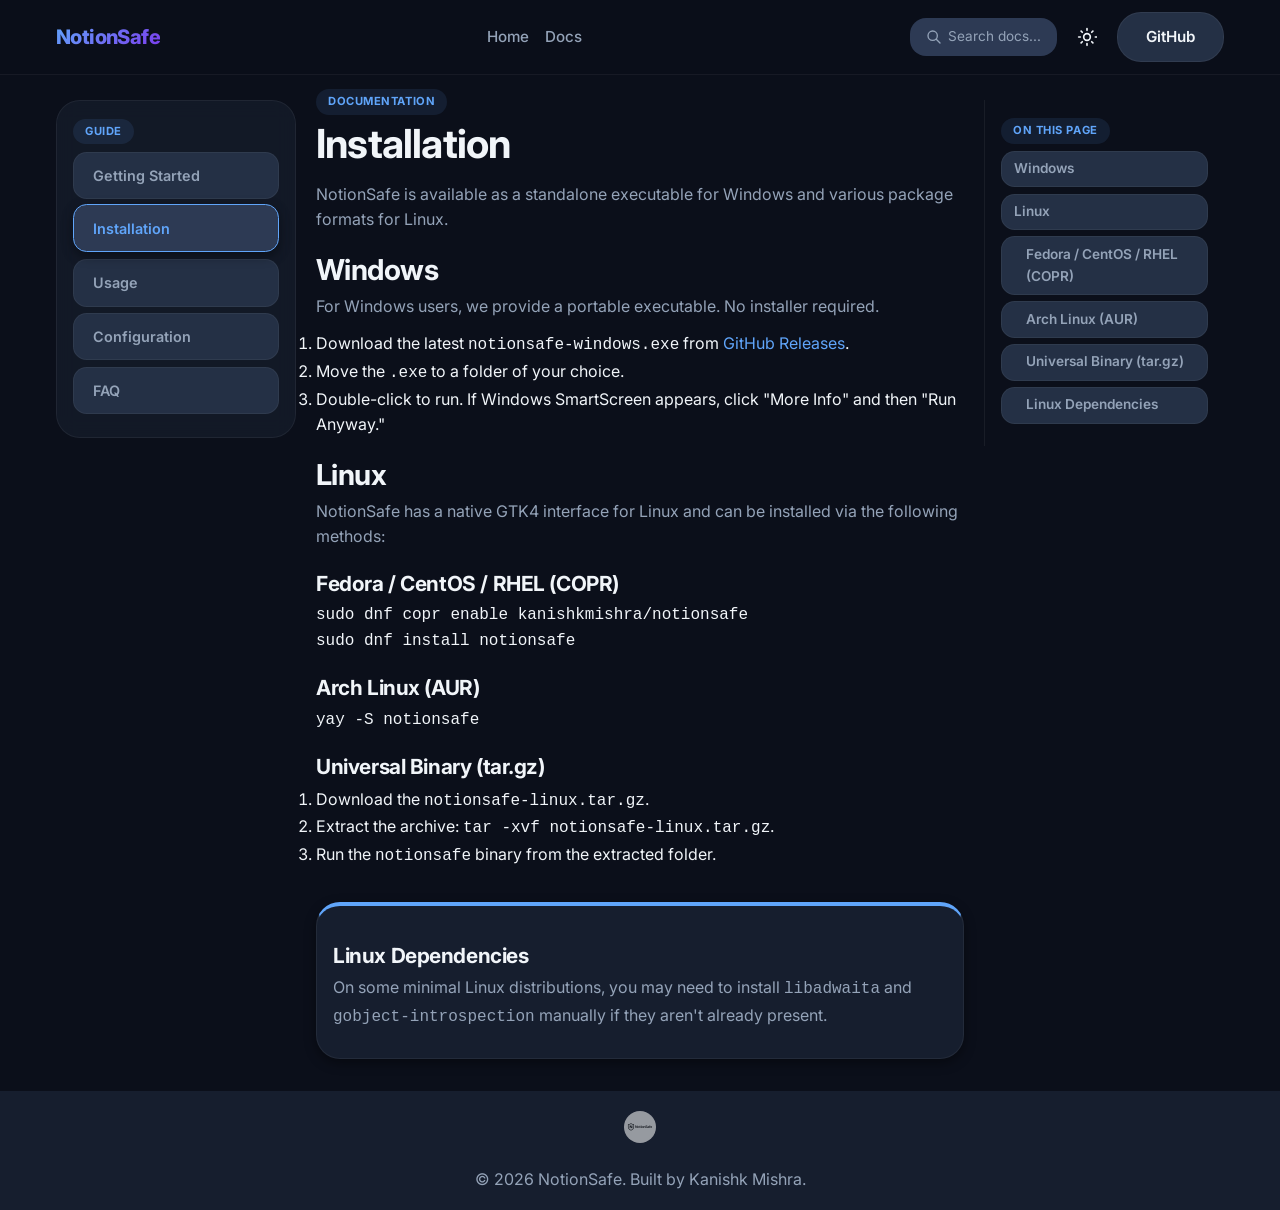
<file: site/docs/installation.html>
<!DOCTYPE html>
<html lang="en">
<head>
    <meta charset="UTF-8">
    <meta name="viewport" content="width=device-width, initial-scale=1.0">
    <title>Installation | NotionSafe Docs</title>
    <link rel="icon" type="image/png" href="../assets/logo_round.png" class="favicon">
    <script>
      (function() {
        const theme = localStorage.getItem('theme') || 'dark';
        if (theme === 'dark') {
          document.documentElement.classList.add('dark-theme');
        } else {
          document.documentElement.classList.remove('dark-theme');
        }
      })();
    </script>
    <link rel="stylesheet" href="../css/style.css">
    <link rel="preconnect" href="https://fonts.googleapis.com">
    <link rel="preconnect" href="https://fonts.gstatic.com" crossorigin>
    <link href="https://fonts.googleapis.com/css2?family=Inter:wght@400;500;600;700&family=JetBrains+Mono&display=swap" rel="stylesheet">
</head>
<body>
    <header>
        <div class="container">
            <nav>
                <a href="../index.html" class="logo">
                    <span>NotionSafe</span>
                </a>
                <ul class="nav-links" id="nav-links">
                    <li><a href="../index.html">Home</a></li>
                    <li><a href="getting-started.html">Docs</a></li>
                </ul>
                <div class="flex-group">
                    <div id="search-btn" class="search-trigger">
                        <svg fill="none" stroke="currentColor" viewBox="0 0 24 24" xmlns="http://www.w3.org/2000/svg"><path stroke-linecap="round" stroke-linejoin="round" stroke-width="2" d="M21 21l-6-6m2-5a7 7 0 11-14 0 7 7 0 0114 0z"></path></svg>
                        <span>Search docs...</span>
                    </div>
                    <button id="theme-toggle" class="theme-toggle" aria-label="Toggle Theme">
                        <!-- Icon will be inserted by JS -->
                    </button>
                    <a href="https://github.com/KanishkMishra143/NotionSafe" class="btn btn-secondary hide-mobile">GitHub</a>
                    <button id="mobile-menu-toggle" class="theme-toggle mobile-only" aria-label="Toggle Menu">
                        <svg xmlns="http://www.w3.org/2000/svg" width="24" height="24" viewBox="0 0 24 24" fill="none" stroke="currentColor" stroke-width="2" stroke-linecap="round" stroke-linejoin="round" class="lucide lucide-menu"><line x1="4" x2="20" y1="12" y2="12"/><line x1="4" x2="20" y1="6" y2="6"/><line x1="4" x2="20" y1="18" y2="18"/></svg>
                    </button>
                </div>
            </nav>
        </div>
    </header>

    <div id="search-modal" class="search-modal">
        <div class="search-modal-content">
            <div class="search-modal-header">
                <svg class="search-icon" style="position: static; transform: none; width: 20px; height: 20px;" fill="none" stroke="currentColor" viewBox="0 0 24 24" xmlns="http://www.w3.org/2000/svg"><path stroke-linecap="round" stroke-linejoin="round" stroke-width="2" d="M21 21l-6-6m2-5a7 7 0 11-14 0 7 7 0 0114 0z"></path></svg>
                <input type="text" id="global-search" class="search-modal-input" placeholder="Search NotionSafe documentation...">
            </div>
            <div id="global-search-results" class="search-modal-results"></div>
        </div>
    </div>

    <main class="container">
        <div class="docs-container">
            <aside class="docs-sidebar">
                <span class="label-md">Guide</span>
                <ul>
                    <li><a href="getting-started.html">Getting Started</a></li>
                    <li><a href="installation.html" class="active">Installation</a></li>
                    <li><a href="usage.html">Usage</a></li>
                    <li><a href="configuration.html">Configuration</a></li>
                    <li><a href="faq.html">FAQ</a></li>
                </ul>
            </aside>

            <article class="docs-content">
                <span class="label-md">Documentation</span>
                <h1>Installation</h1>
                <p>NotionSafe is available as a standalone executable for Windows and various package formats for Linux.</p>

                <h2>Windows</h2>
                <p>For Windows users, we provide a portable executable. No installer required.</p>
                <ol>
                    <li>Download the latest <code>notionsafe-windows.exe</code> from <a href="https://github.com/KanishkMishra143/NotionSafe/releases">GitHub Releases</a>.</li>
                    <li>Move the <code>.exe</code> to a folder of your choice.</li>
                    <li>Double-click to run. If Windows SmartScreen appears, click "More Info" and then "Run Anyway."</li>
                </ol>

                <h2>Linux</h2>
                <p>NotionSafe has a native GTK4 interface for Linux and can be installed via the following methods:</p>

                <h3>Fedora / CentOS / RHEL (COPR)</h3>
                <pre><code>sudo dnf copr enable kanishkmishra/notionsafe
sudo dnf install notionsafe</code></pre>

                <h3>Arch Linux (AUR)</h3>
                <pre><code>yay -S notionsafe</code></pre>

                <h3>Universal Binary (tar.gz)</h3>
                <ol>
                    <li>Download the <code>notionsafe-linux.tar.gz</code>.</li>
                    <li>Extract the archive: <code>tar -xvf notionsafe-linux.tar.gz</code>.</li>
                    <li>Run the <code>notionsafe</code> binary from the extracted folder.</li>
                </ol>

                <div class="card" style="margin-top: var(--space-8);">
                    <h3>Linux Dependencies</h3>
                    <p>On some minimal Linux distributions, you may need to install <code>libadwaita</code> and <code>gobject-introspection</code> manually if they aren't already present.</p>
                </div>
            </article>

            <aside class="docs-nav">
                <span class="label-md">On this page</span>
                <ul id="on-this-page">
                    <!-- Dynamically populated -->
                </ul>
            </aside>
        </div>
    </main>

    <footer>
        <div class="container">
            <div style="margin-bottom: var(--space-4);">
                <img src="../assets/logo.png" alt="NotionSafe Logo" style="height: 32px; opacity: 0.6; filter: grayscale(1);">
            </div>
            <p>&copy; 2026 NotionSafe. Built by Kanishk Mishra.</p>
        </div>
    </footer>

    <script src="../js/main.js"></script>
</body>
</html>
</file>
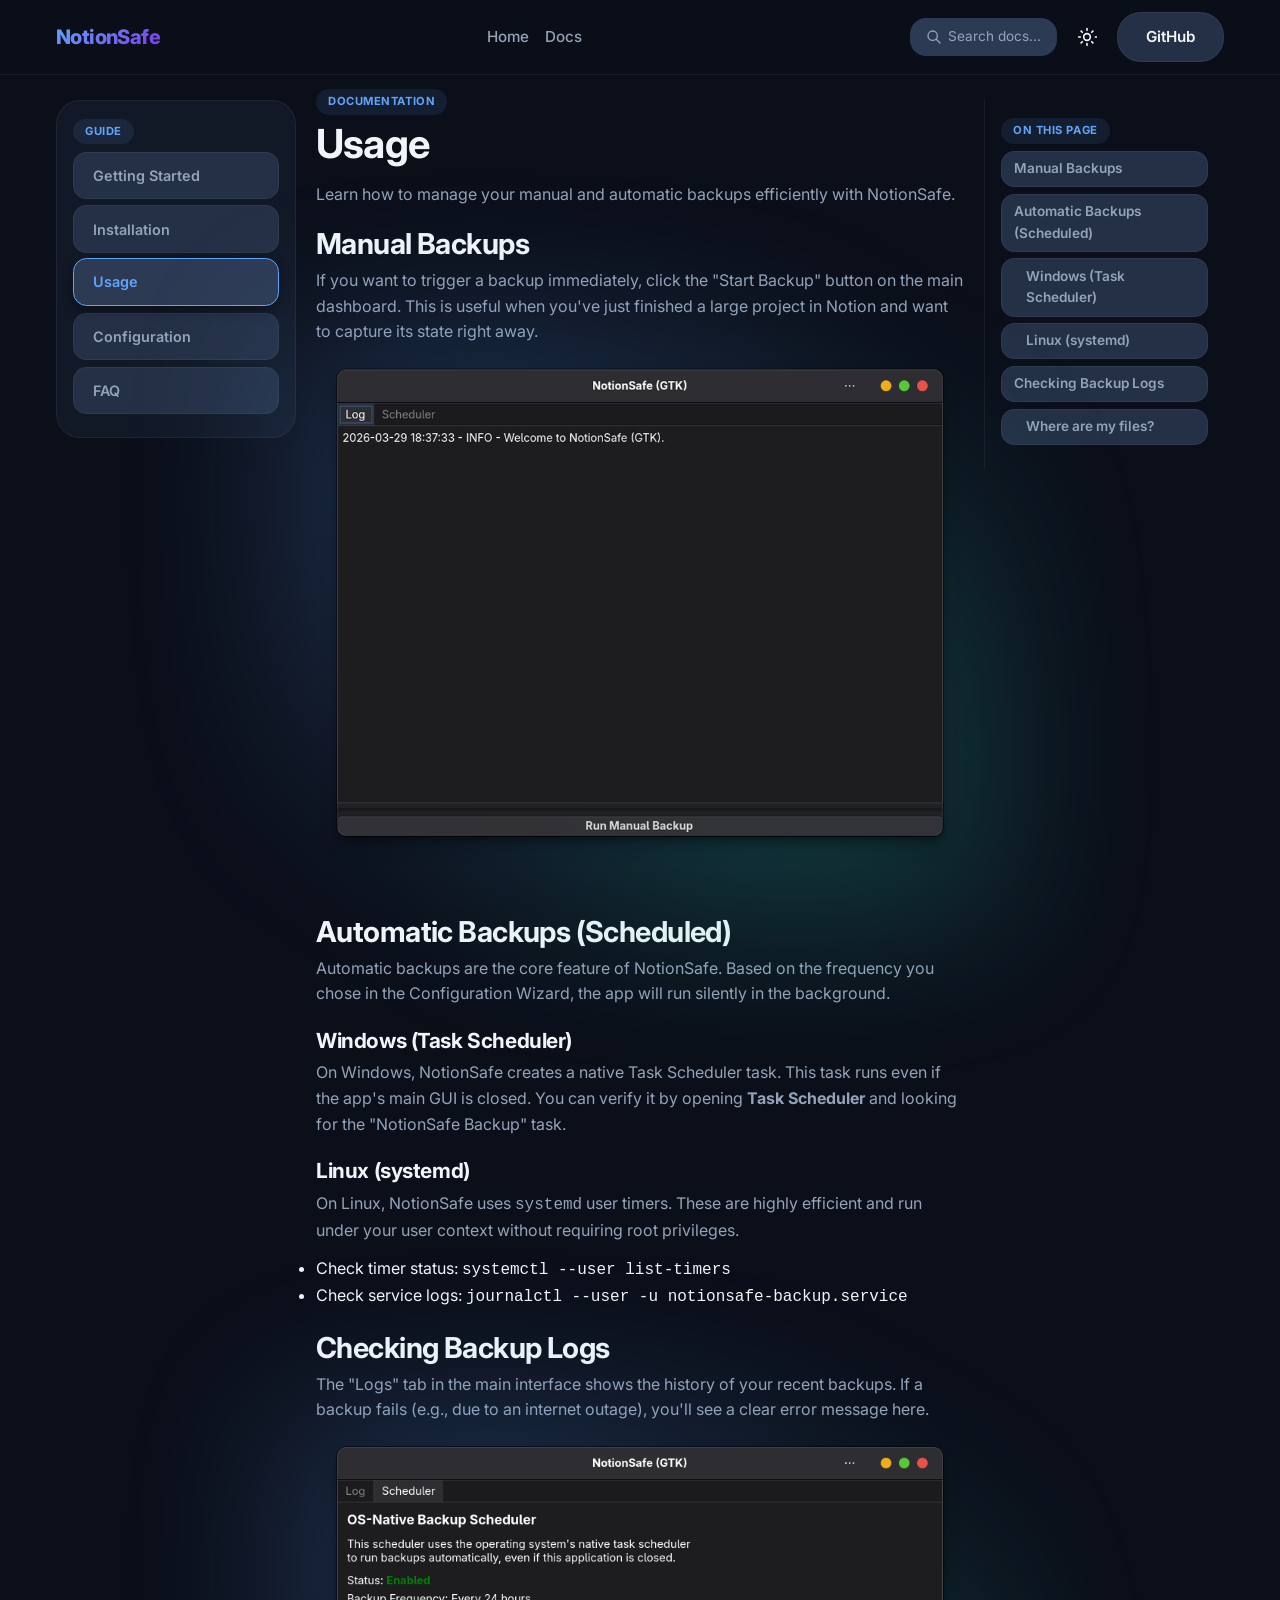
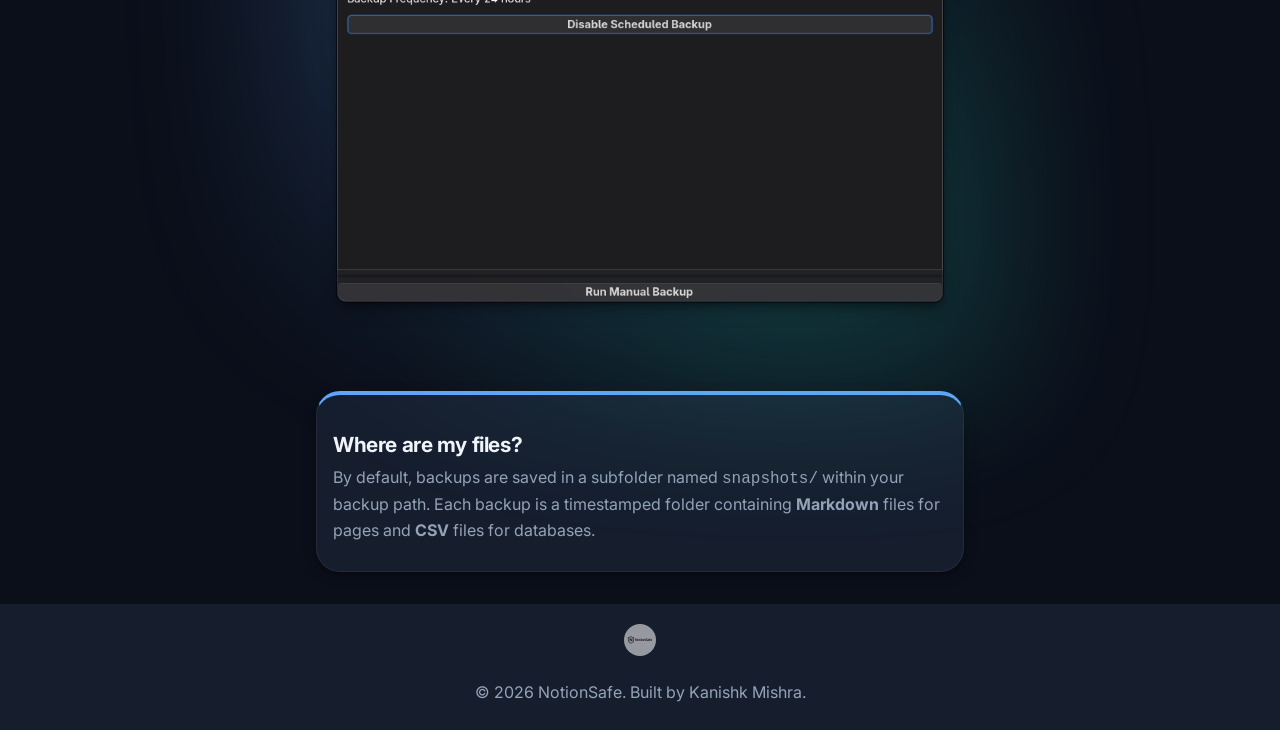
<file: site/docs/usage.html>
<!DOCTYPE html>
<html lang="en">
<head>
    <meta charset="UTF-8">
    <meta name="viewport" content="width=device-width, initial-scale=1.0">
    <title>Usage | NotionSafe Docs</title>
    <link rel="icon" type="image/png" href="../assets/logo_round.png" class="favicon">
    <script>
      (function() {
        const theme = localStorage.getItem('theme') || 'dark';
        if (theme === 'dark') {
          document.documentElement.classList.add('dark-theme');
        } else {
          document.documentElement.classList.remove('dark-theme');
        }
      })();
    </script>
    <link rel="stylesheet" href="../css/style.css">
    <link rel="preconnect" href="https://fonts.googleapis.com">
    <link rel="preconnect" href="https://fonts.gstatic.com" crossorigin>
    <link href="https://fonts.googleapis.com/css2?family=Inter:wght@400;500;600;700&family=JetBrains+Mono&display=swap" rel="stylesheet">
</head>
<body>
    <header>
        <div class="container">
            <nav>
                <a href="../index.html" class="logo">
                    <span>NotionSafe</span>
                </a>
                <ul class="nav-links" id="nav-links">
                    <li><a href="../index.html">Home</a></li>
                    <li><a href="getting-started.html">Docs</a></li>
                </ul>
                <div class="flex-group">
                    <div id="search-btn" class="search-trigger">
                        <svg fill="none" stroke="currentColor" viewBox="0 0 24 24" xmlns="http://www.w3.org/2000/svg"><path stroke-linecap="round" stroke-linejoin="round" stroke-width="2" d="M21 21l-6-6m2-5a7 7 0 11-14 0 7 7 0 0114 0z"></path></svg>
                        <span>Search docs...</span>
                    </div>
                    <button id="theme-toggle" class="theme-toggle" aria-label="Toggle Theme">
                        <!-- Icon will be inserted by JS -->
                    </button>
                    <a href="https://github.com/KanishkMishra143/NotionSafe" class="btn btn-secondary hide-mobile">GitHub</a>
                    <button id="mobile-menu-toggle" class="theme-toggle mobile-only" aria-label="Toggle Menu">
                        <svg xmlns="http://www.w3.org/2000/svg" width="24" height="24" viewBox="0 0 24 24" fill="none" stroke="currentColor" stroke-width="2" stroke-linecap="round" stroke-linejoin="round" class="lucide lucide-menu"><line x1="4" x2="20" y1="12" y2="12"/><line x1="4" x2="20" y1="6" y2="6"/><line x1="4" x2="20" y1="18" y2="18"/></svg>
                    </button>
                </div>
            </nav>
        </div>
    </header>

    <div id="search-modal" class="search-modal">
        <div class="search-modal-content">
            <div class="search-modal-header">
                <svg class="search-icon" style="position: static; transform: none; width: 20px; height: 20px;" fill="none" stroke="currentColor" viewBox="0 0 24 24" xmlns="http://www.w3.org/2000/svg"><path stroke-linecap="round" stroke-linejoin="round" stroke-width="2" d="M21 21l-6-6m2-5a7 7 0 11-14 0 7 7 0 0114 0z"></path></svg>
                <input type="text" id="global-search" class="search-modal-input" placeholder="Search NotionSafe documentation...">
            </div>
            <div id="global-search-results" class="search-modal-results"></div>
        </div>
    </div>

    <main class="container">
        <div class="docs-container">
            <aside class="docs-sidebar">
                <span class="label-md">Guide</span>
                <ul>
                    <li><a href="getting-started.html">Getting Started</a></li>
                    <li><a href="installation.html">Installation</a></li>
                    <li><a href="usage.html" class="active">Usage</a></li>
                    <li><a href="configuration.html">Configuration</a></li>
                    <li><a href="faq.html">FAQ</a></li>
                </ul>
            </aside>

            <article class="docs-content">
                <span class="label-md">Documentation</span>
                <h1>Usage</h1>
                <p>Learn how to manage your manual and automatic backups efficiently with NotionSafe.</p>

                <h2>Manual Backups</h2>
                <p>If you want to trigger a backup immediately, click the "Start Backup" button on the main dashboard. This is useful when you've just finished a large project in Notion and want to capture its state right away.</p>
                <div class="halo-effect">
                    <img src="../assets/linux_gui.png" alt="Manual Backup Button" style="width: 100%; border-radius: 1rem; margin-bottom: var(--space-5);">
                </div>

                <h2>Automatic Backups (Scheduled)</h2>
                <p>Automatic backups are the core feature of NotionSafe. Based on the frequency you chose in the Configuration Wizard, the app will run silently in the background.</p>
                
                <h3>Windows (Task Scheduler)</h3>
                <p>On Windows, NotionSafe creates a native Task Scheduler task. This task runs even if the app's main GUI is closed. You can verify it by opening <b>Task Scheduler</b> and looking for the "NotionSafe Backup" task.</p>
                
                <h3>Linux (systemd)</h3>
                <p>On Linux, NotionSafe uses <code>systemd</code> user timers. These are highly efficient and run under your user context without requiring root privileges.</p>
                <ul>
                    <li>Check timer status: <code>systemctl --user list-timers</code></li>
                    <li>Check service logs: <code>journalctl --user -u notionsafe-backup.service</code></li>
                </ul>

                <h2>Checking Backup Logs</h2>
                <p>The "Logs" tab in the main interface shows the history of your recent backups. If a backup fails (e.g., due to an internet outage), you'll see a clear error message here.</p>
                <div class="halo-effect">
                    <img src="../assets/linux_scheduler_enabled.png" alt="Logs and Scheduler" style="width: 100%; border-radius: 1rem; margin-bottom: var(--space-5);">
                </div>

                <div class="card" style="margin-top: var(--space-8);">
                    <h3>Where are my files?</h3>
                    <p>By default, backups are saved in a subfolder named <code>snapshots/</code> within your backup path. Each backup is a timestamped folder containing <b>Markdown</b> files for pages and <b>CSV</b> files for databases.</p>
                </div>
            </article>

            <aside class="docs-nav">
                <span class="label-md">On this page</span>
                <ul id="on-this-page">
                    <!-- Dynamically populated -->
                </ul>
            </aside>
        </div>
    </main>

    <footer>
        <div class="container">
            <div style="margin-bottom: var(--space-4);">
                <img src="../assets/logo.png" alt="NotionSafe Logo" style="height: 32px; opacity: 0.6; filter: grayscale(1);">
            </div>
            <p>&copy; 2026 NotionSafe. Built by Kanishk Mishra.</p>
        </div>
    </footer>

    <script src="../js/main.js"></script>
</body>
</html>
</file>
<file: site/css/style.css>
/* 
  NotionSafe: The Digital Vault Design System
  Core Philosophy: Architectural, Secure, and Quiet.
*/

:root {
  /* Light Mode - Tonal Azure Palette */
  --surface: #f8fafc;
  --surface-container-low: #f1f5f9;
  --surface-container-lowest: #ffffff;
  --surface-container-high: #e2e8f0;
  --surface-container-highest: #cbd5e1;
  --surface-bright: #ffffff;
  --on-surface: #0f172a;
  --on-surface-variant: #475569;
  
  --primary: #2563eb;
  --primary-container: #dbeafe;
  --on-primary: #ffffff;
  
  --secondary: #0d9488;
  --secondary-container: #ccfbf1;
  --on-secondary: #ffffff;

  --tertiary: #7c3aed;
  
  --outline-variant: rgba(148, 163, 184, 0.2);
  --shadow-tint: rgba(37, 99, 235, 0.08);
  
  /* Spacing Scale */
  --space-1: 0.2rem;
  --space-2: 0.4rem;
  --space-3: 0.75rem;
  --space-4: 1rem;
  --space-5: 1.25rem;
  --space-8: 2rem;
  
  /* Radii */
  --radius-sm: 0.75rem;
  --radius-md: 1.5rem;
  --radius-lg: 2.5rem;
  
  /* Transitions */
  --transition-fast: 0.2s cubic-bezier(0.4, 0, 0.2, 1);
  --transition-slow: 0.4s cubic-bezier(0.4, 0, 0.2, 1);
}

.dark-theme {
  /* Dark Mode - Midnight Slate Palette */
  --surface: #0b0f1a;
  --surface-container-low: #161e2e;
  --surface-container-lowest: #1e293b;
  --surface-container-high: #243045;
  --surface-container-highest: #2d3a54;
  --surface-bright: #334155;
  --on-surface: #f1f5f9;
  --on-surface-variant: #94a3b8;
  
  --primary: #60a5fa;
  --primary-container: #1e3a8a;
  --on-primary: #0f172a;
  
  --secondary: #2dd4bf;
  --secondary-container: #134e4a;
  
  --outline-variant: rgba(255, 255, 255, 0.06);
  --shadow-tint: rgba(0, 0, 0, 0.4);
}

/* Reset & Base */
*, *::before, *::after {
  box-sizing: border-box;
  margin: 0;
  padding: 0;
}

html {
  font-family: 'Inter', -apple-system, BlinkMacSystemFont, "Segoe UI", Roboto, Helvetica, Arial, sans-serif;
  scroll-behavior: smooth;
  -webkit-font-smoothing: antialiased;
  -moz-osx-font-smoothing: grayscale;
  font-size: 16px;
}

/* Prevent flash by applying theme background immediately */
html.dark-theme {
  background-color: #0e1011;
}

body {
  background-color: var(--surface);
  color: var(--on-surface);
  line-height: 1.6;
  transition: background-color var(--transition-slow), color var(--transition-slow);
  font-size: 1rem;
}

a {
  color: var(--primary);
  text-decoration: none;
  transition: color var(--transition-fast);
}

a:hover {
  text-decoration: none;
}

/* Typography */
h1, h2, h3, h4 {
  color: var(--on-surface);
  letter-spacing: -0.02em;
  font-weight: 700;
  scroll-margin-top: 100px;
}

h1 { font-size: 2.5rem; line-height: 1.1; margin-bottom: var(--space-4); }
h2 { font-size: 1.8rem; line-height: 1.2; margin-bottom: var(--space-3); }
h3 { font-size: 1.3rem; line-height: 1.3; }

p {
  color: var(--on-surface-variant);
  font-size: 1rem;
  margin-bottom: var(--space-3);
}

.label-md {
  font-size: 0.75rem;
  font-weight: 600;
  text-transform: uppercase;
  letter-spacing: 0.05em;
  color: var(--on-surface-variant);
  margin-bottom: var(--space-2);
}

/* Layout Elements */
.container {
  max-width: 1200px;
  margin: 0 auto;
  padding: 0 var(--space-4);
}

section {
  padding: var(--space-8) 0;
}

.section-alt {
  background-color: var(--surface-container-low);
}

body:not(.dark-theme) .section-alt {
    background-color: var(--surface-container-high);
}

/* Header & Nav */
header {
  position: sticky;
  top: 0;
  z-index: 100;
  background-color: rgba(248, 250, 252, 0.8);
  backdrop-filter: blur(24px);
  -webkit-backdrop-filter: blur(24px);
  padding: var(--space-3) 0;
  border-bottom: 1px solid var(--outline-variant);
}

.dark-theme header {
  background-color: rgba(11, 15, 26, 0.85);
  border-bottom: 1px solid rgba(255, 255, 255, 0.05);
}

nav {
  display: flex;
  justify-content: space-between;
  align-items: center;
}

.logo {
  display: flex;
  align-items: center;
  gap: var(--space-2);
  font-weight: 800;
  font-size: 1.25rem;
  text-decoration: none;
  color: var(--on-surface);
  letter-spacing: -0.03em;
}

.logo span {
    background: linear-gradient(135deg, var(--primary), var(--tertiary));
    -webkit-background-clip: text;
    -webkit-text-fill-color: transparent;
}

.logo img, .favicon, img[src*="logo.png"], img[src*="logo_round.png"] {
  border-radius: 50%;
}

#footer-logo, footer img {
    border-radius: 50%;
}

.nav-links {
  display: flex;
  gap: var(--space-4);
  list-style: none !important;
  margin: 0 !important;
  padding: 0 !important;
}

.nav-links li {
    list-style: none !important;
}

.nav-links a {
  text-decoration: none;
  color: var(--on-surface-variant);
  font-weight: 500;
  font-size: 0.95rem;
  transition: color var(--transition-fast);
}

.nav-links a:hover {
  color: var(--primary);
}

/* Theme Toggle Fix */
.theme-toggle {
  background: none;
  border: none;
  cursor: pointer;
  color: var(--on-surface);
  display: flex;
  align-items: center;
  justify-content: center;
  padding: var(--space-2);
  border-radius: 50%;
  transition: background-color var(--transition-fast);
  width: 36px;
  height: 36px;
  flex-shrink: 0;
}

.theme-toggle svg {
  width: 20px;
  height: 20px;
  stroke-width: 2;
  display: block;
}

.theme-toggle:hover {
  background-color: var(--surface-container-high);
}

/* Search Modal / Trigger */
.search-trigger {
    display: flex;
    align-items: center;
    gap: var(--space-2);
    padding: 0.5rem 1rem;
    background-color: var(--surface-container-high);
    border-radius: 1rem;
    color: var(--on-surface-variant);
    cursor: pointer;
    font-size: 0.85rem;
    transition: all var(--transition-fast);
}

.dark-theme .search-trigger {
    background-color: var(--surface-container-highest);
}

.search-trigger:hover {
    background-color: var(--surface-container-highest);
    color: var(--on-surface);
}

.search-trigger svg {
    width: 16px;
    height: 16px;
}

.search-modal {
    position: fixed;
    top: 0;
    left: 0;
    right: 0;
    bottom: 0;
    background-color: rgba(0, 0, 0, 0.5);
    backdrop-filter: blur(8px);
    z-index: 1000;
    display: none;
    align-items: flex-start;
    justify-content: center;
    padding-top: 10vh;
}

.search-modal-content {
    width: 90%;
    max-width: 600px;
    background-color: var(--surface-container-lowest);
    border-radius: 1.5rem;
    box-shadow: 0 20px 60px rgba(0,0,0,0.3);
    overflow: hidden;
    position: relative;
    border: 1px solid var(--outline-variant);
}

.search-modal-header {
    padding: var(--space-4);
    border-bottom: 1px solid var(--outline-variant);
    display: flex;
    align-items: center;
    gap: var(--space-3);
}

.search-modal-input {
    flex: 1;
    border: none;
    background: none;
    font-size: 1.1rem;
    color: var(--on-surface);
    outline: none;
}

.search-modal-results {
    max-height: 60vh;
    overflow-y: auto;
    padding: var(--space-2);
}

/* Buttons */
.btn {
  display: inline-flex;
  align-items: center;
  justify-content: center;
  padding: 0.75rem 1.75rem;
  border-radius: var(--radius-md);
  font-weight: 600;
  font-size: 0.95rem;
  text-decoration: none;
  transition: all var(--transition-fast);
  cursor: pointer;
  border: none;
  gap: var(--space-2);
}

.btn-primary {
  background: linear-gradient(135deg, var(--primary), #1d4ed8);
  color: var(--on-primary);
  box-shadow: 0 4px 20px rgba(37, 99, 235, 0.2);
}

.dark-theme .btn-primary {
    background: linear-gradient(135deg, var(--primary), #3b82f6);
    box-shadow: 0 4px 20px rgba(96, 165, 250, 0.2);
}

.btn-primary:hover {
  transform: translateY(-2px) scale(1.02);
  box-shadow: 0 8px 30px rgba(37, 99, 235, 0.3);
}

.btn-secondary {
  background-color: var(--surface-container-high);
  color: var(--on-surface);
  border: 1px solid var(--outline-variant);
}

.btn-secondary:hover {
    background-color: var(--surface-container-highest);
    transform: translateY(-1px);
}

/* Cards */
.card {
  background-color: var(--surface-container-low);
  padding: 1rem;
  border-radius: var(--radius-md);
  transition: all var(--transition-fast);
  box-shadow: 0 4px 12px var(--shadow-tint);
  border: 1px solid var(--outline-variant);
  border-top: 4px solid var(--primary);
  display: flex;
  flex-direction: column;
}

/* Cycle through accent colors for grid items */
.grid .card:nth-child(3n+1) { border-top-color: var(--primary); }
.grid .card:nth-child(3n+2) { border-top-color: var(--secondary); }
.grid .card:nth-child(3n) { border-top-color: var(--tertiary); }

.dark-theme .card {
  background-color: var(--surface-container-low);
}

.card:hover {
  transform: translateY(-4px);
  border-color: var(--primary);
  box-shadow: 0 12px 40px var(--shadow-tint);
  background-color: var(--surface-container-lowest);
}

.label-md {
    display: inline-block;
    padding: 0.25rem 0.75rem;
    background-color: var(--primary-container);
    color: var(--primary);
    border-radius: 2rem;
    font-size: 0.7rem;
    font-weight: 700;
    text-transform: uppercase;
    letter-spacing: 0.05em;
    margin-bottom: var(--space-2);
}

.dark-theme .label-md {
    background-color: rgba(96, 165, 250, 0.1);
    color: var(--primary);
}

/* Grid for Features */
.grid {
  display: grid;
  grid-template-columns: repeat(auto-fit, minmax(280px, 1fr));
  gap: var(--space-4);
}

@media (min-width: 900px) {
    .grid {
        grid-template-columns: repeat(3, 1fr);
    }
}

/* Hero Section */
.hero {
  text-align: center;
  padding-top: var(--space-8);
  position: relative;
  overflow: hidden;
}

.hero::before {
    content: '';
    position: absolute;
    top: -10%;
    right: -10%;
    width: 40%;
    height: 60%;
    background: radial-gradient(circle, var(--primary-container) 0%, transparent 70%);
    opacity: 0.5;
    z-index: -1;
    filter: blur(80px);
}

.hero::after {
    content: '';
    position: absolute;
    bottom: -10%;
    left: -10%;
    width: 30%;
    height: 50%;
    background: radial-gradient(circle, var(--secondary-container) 0%, transparent 70%);
    opacity: 0.4;
    z-index: -1;
    filter: blur(80px);
}

.hero-content {
    max-width: 800px;
    margin: 0 auto;
}

.hero-visual {
    margin-top: 4rem;
    display: flex;
    gap: var(--space-5);
    background: none;
    box-shadow: none;
    overflow: visible;
    align-items: flex-start;
    justify-content: center;
}

.hero-visual-container {
    flex: 1;
    overflow: hidden;
    position: relative;
    display: flex;
    align-items: center;
    justify-content: center;
}

.hero-visual img {
    width: 100%;
    height: auto;
    box-shadow: 0 20px 60px var(--shadow-tint);
    display: block;
    border-radius: var(--radius-sm);
}

.hero-visual .halo-effect {
    flex: 1;
    max-width: 550px;
}

/* Halo / Glow Effect */
.halo-effect {
    position: relative;
    z-index: 1;
}

.halo-effect::after {
    content: '';
    position: absolute;
    top: 50%;
    left: 50%;
    transform: translate(-50%, -50%);
    width: 120%;
    height: 120%;
    background: radial-gradient(circle at 30% 30%, var(--primary) 0%, transparent 60%),
                radial-gradient(circle at 70% 70%, var(--secondary) 0%, transparent 60%);
    opacity: 0.15;
    filter: blur(50px);
    z-index: -1;
    pointer-events: none;
}

.dark-theme .halo-effect::after {
    opacity: 0.25;
    filter: blur(70px);
}

/* How It Works (Steps) */
.steps {
  display: flex;
  flex-direction: column;
  gap: var(--space-8);
}

.step {
  display: grid;
  grid-template-columns: 1fr 1fr;
  align-items: center;
  gap: var(--space-8);
}

/* More robust alternating */
.step:nth-child(even) {
    direction: rtl;
}

.step:nth-child(even) .step-content {
    direction: ltr;
}

.step:nth-child(even) .step-image {
    direction: ltr;
}

.step-image {
  overflow: visible;
  background-color: transparent;
  display: flex;
  justify-content: center;
}

.step-image img {
    max-width: 100%;
    height: auto;
    border-radius: 1rem;
}

/* Creator Section */
.creator {
  display: flex;
  align-items: center;
  gap: var(--space-5);
  max-width: 800px;
  margin: 0 auto;
}

.creator-img {
  width: 120px !important;
  height: 120px !important;
  border-radius: 50%;
  background-color: var(--surface-container-high);
  flex-shrink: 0;
  overflow: hidden;
  display: flex;
  align-items: center;
  justify-content: center;
  border: 4px solid var(--surface-container-lowest);
  box-shadow: 0 8px 24px var(--shadow-tint);
}

.creator-img img {
  width: 100%;
  height: 100%;
  object-fit: cover;
}

/* Footer */
footer {
  padding: var(--space-5) 0;
  background-color: var(--surface-container-low);
  text-align: center;
}

.footer-links {
    display: flex;
    justify-content: center;
    gap: var(--space-4);
    margin-bottom: var(--space-4);
    flex-wrap: wrap;
}

/* Docs Layout - 3 Column */
.docs-container {
    display: grid;
    grid-template-columns: 240px 1fr 240px;
    gap: var(--space-5);
    align-items: start;
    padding-top: var(--space-3);
    padding-bottom: var(--space-8);
}

.docs-sidebar {
    position: sticky;
    top: 100px;
    padding: var(--space-4);
    background-color: rgba(226, 232, 240, 0.4);
    backdrop-filter: blur(10px);
    -webkit-backdrop-filter: blur(10px);
    border-radius: var(--radius-md);
    border: 1px solid var(--outline-variant);
}

/* List Style Reset for Navigators */
.docs-sidebar ul, .docs-nav ul {
    list-style: none !important;
    padding: 0 !important;
    margin: 0 !important;
}

.docs-sidebar li, .docs-nav li {
    list-style: none !important;
}

.dark-theme .docs-sidebar {
    background-color: rgba(30, 41, 59, 0.4);
}

/* Button-styled Links for Wiki Navigators */
.docs-sidebar a, .docs-nav a {
    text-decoration: none;
    color: var(--on-surface-variant);
    font-weight: 600;
    font-size: 0.9rem;
    display: block;
    padding: 0.7rem 1.2rem;
    border-radius: 0.85rem;
    transition: all var(--transition-fast);
    margin-bottom: 0.4rem;
    border: 1px solid var(--outline-variant);
    background-color: var(--surface-container-high);
}

.dark-theme .docs-sidebar a, .dark-theme .docs-nav a {
    background-color: var(--surface-container-high);
    border-color: rgba(255,255,255,0.05);
}

.docs-sidebar a:hover, .docs-sidebar a.active, .docs-nav a:hover, .docs-nav a.active {
    background-color: var(--surface-container-lowest);
    color: var(--primary);
    border-color: var(--primary);
    box-shadow: 0 4px 12px var(--shadow-tint);
    transform: translateY(-1px);
}

.dark-theme .docs-sidebar a:hover, .dark-theme .docs-sidebar a.active, 
.dark-theme .docs-nav a:hover, .dark-theme .docs-nav a.active {
    background-color: var(--surface-container-highest);
    border-color: var(--primary);
}

/* On This Page Navigator */
.docs-nav {
    position: sticky;
    top: 100px;
    padding: var(--space-4);
    border-left: 1px solid var(--outline-variant);
}

.docs-nav a {
    font-size: 0.85rem;
    padding: 0.4rem 0.75rem;
}

.docs-nav a.active {
    background-color: var(--surface-container-lowest);
    color: var(--primary);
}

.docs-content h2, .docs-content h3 {
    margin-top: var(--space-5);
    margin-bottom: var(--space-2);
}

/* Search Modal Results Styling */
.search-result-item {
    padding: 1rem;
    cursor: pointer;
    border-radius: 1rem;
    transition: background-color var(--transition-fast);
    margin-bottom: 0.5rem;
}

.search-result-title {
    font-weight: 700;
    font-size: 1rem;
    color: var(--primary);
    display: block;
    margin-bottom: 0.25rem;
}

.search-result-page {
    font-size: 0.75rem;
    text-transform: uppercase;
    letter-spacing: 0.05em;
    color: var(--on-surface-variant);
    display: block;
    margin-bottom: 0.5rem;
}

.search-result-snippet {
    font-size: 0.85rem;
    color: var(--on-surface);
}

/* Helper Classes for Responsive Layouts */
.flex-group {
    display: flex;
    align-items: center;
    gap: var(--space-3);
}

.flex-center {
    justify-content: center;
}

.mobile-only {
    display: none;
}

/* Responsive Media Queries */
@media (max-width: 1100px) {
    .docs-container {
        grid-template-columns: 240px 1fr;
    }
    .docs-nav {
        display: none;
    }
}

@media (max-width: 900px) {
    .hero-visual {
        flex-direction: column;
        align-items: center;
    }
    
    .hero-visual .halo-effect {
        max-width: 100%;
    }

    .docs-container {
        grid-template-columns: 1fr;
    }
    .docs-sidebar {
        position: static;
        margin-bottom: var(--space-5);
    }
}

@media (max-width: 768px) {
    :root {
        --space-8: 3rem;
    }

    .container {
        padding: 0 var(--space-5);
    }

    h1 { font-size: 2rem; }
    h2 { font-size: 1.5rem; }
    
    section {
        padding: var(--space-5) 0;
    }

    .mobile-only {
        display: flex;
    }

    .hide-mobile {
        display: none !important;
    }

    .nav-links {
        display: none;
        position: absolute;
        top: 100%;
        left: 0;
        right: 0;
        background-color: var(--surface-container-lowest);
        flex-direction: column;
        padding: var(--space-4) !important;
        gap: var(--space-3);
        border-bottom: 1px solid var(--outline-variant);
        box-shadow: 0 10px 20px rgba(0,0,0,0.1);
        z-index: 100;
    }

    .nav-links.active {
        display: flex;
    }

    .step {
        grid-template-columns: 1fr;
        gap: var(--space-4);
        text-align: center;
    }

    .step:nth-child(even) {
        direction: ltr;
    }

    .creator {
        flex-direction: column;
        text-align: center;
    }

    .hero-content h1 {
        margin-bottom: var(--space-3);
    }

    .flex-center-mobile {
        justify-content: center;
    }
}

@media (max-width: 480px) {
    .flex-group {
        flex-direction: column;
        width: 100%;
    }

    .flex-group .btn {
        width: 100%;
    }

    .hero-visual {
        margin-top: 2rem;
    }
}
</file>
